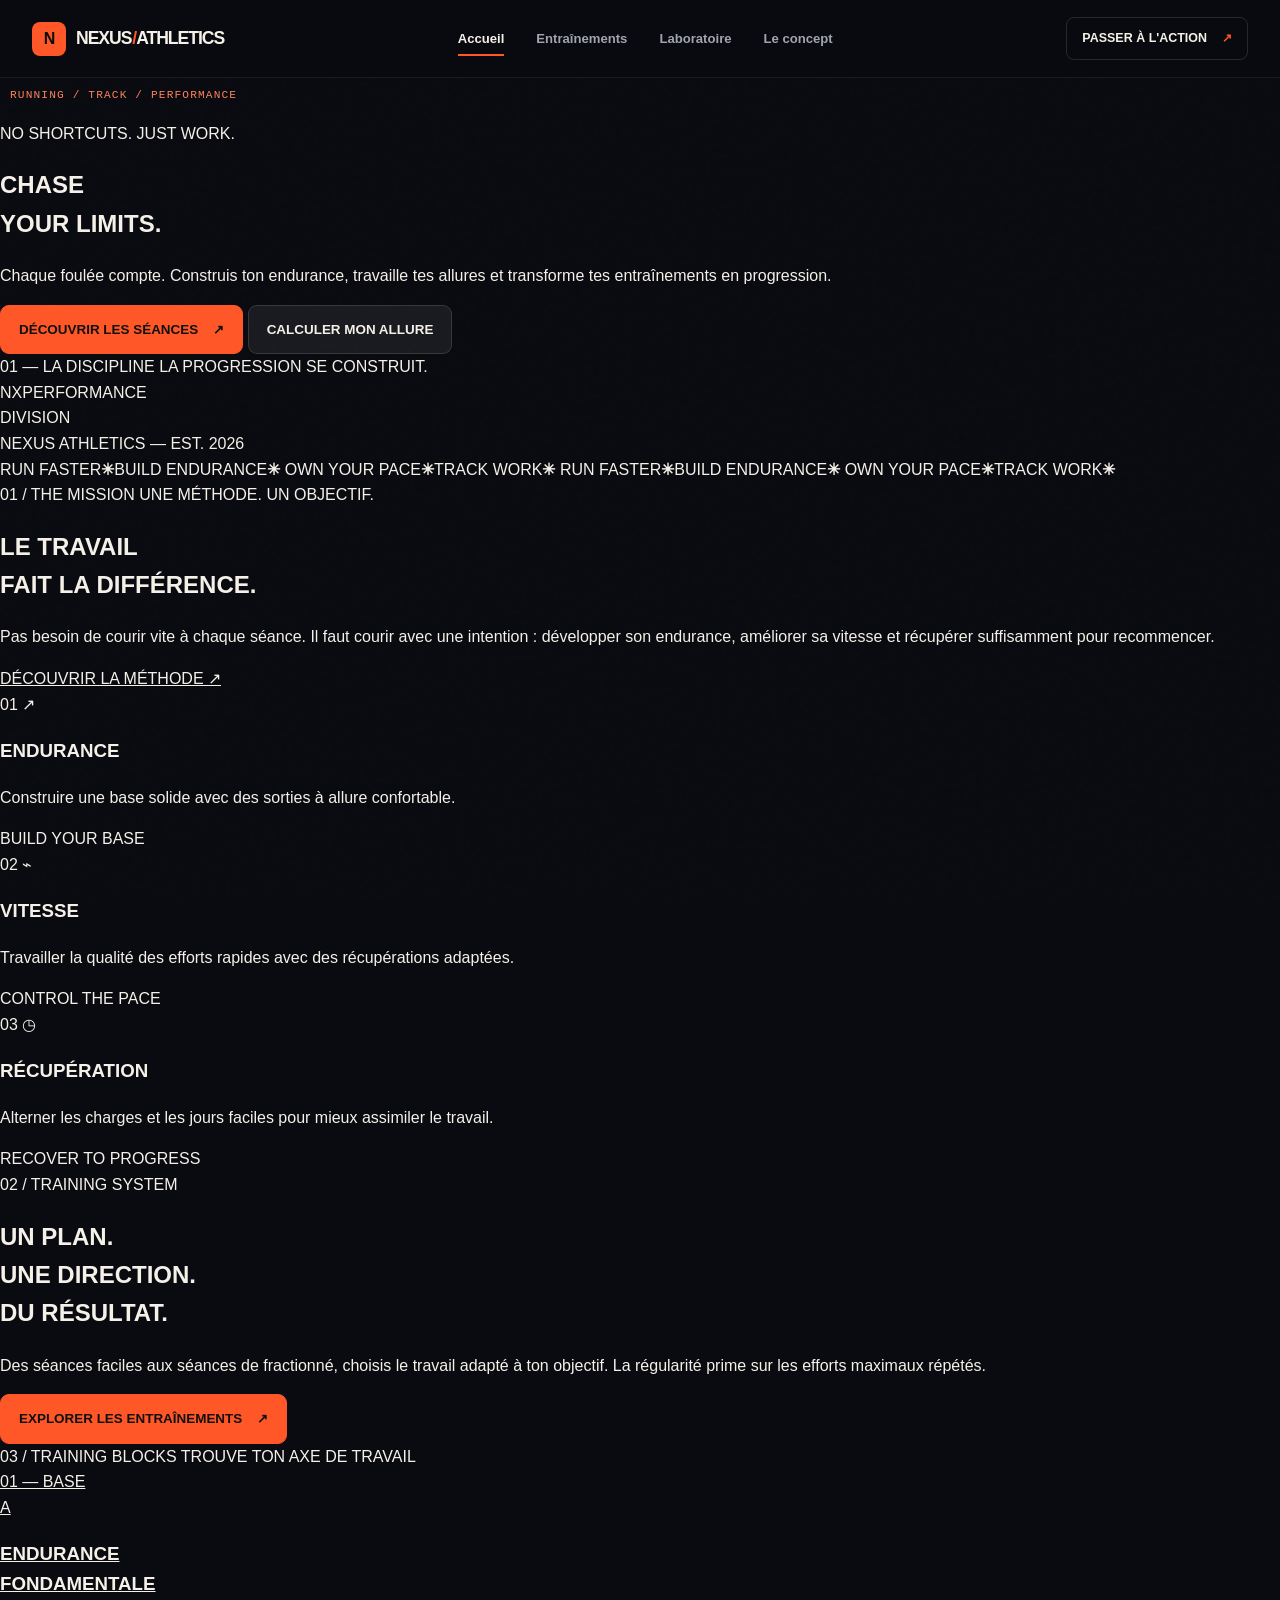
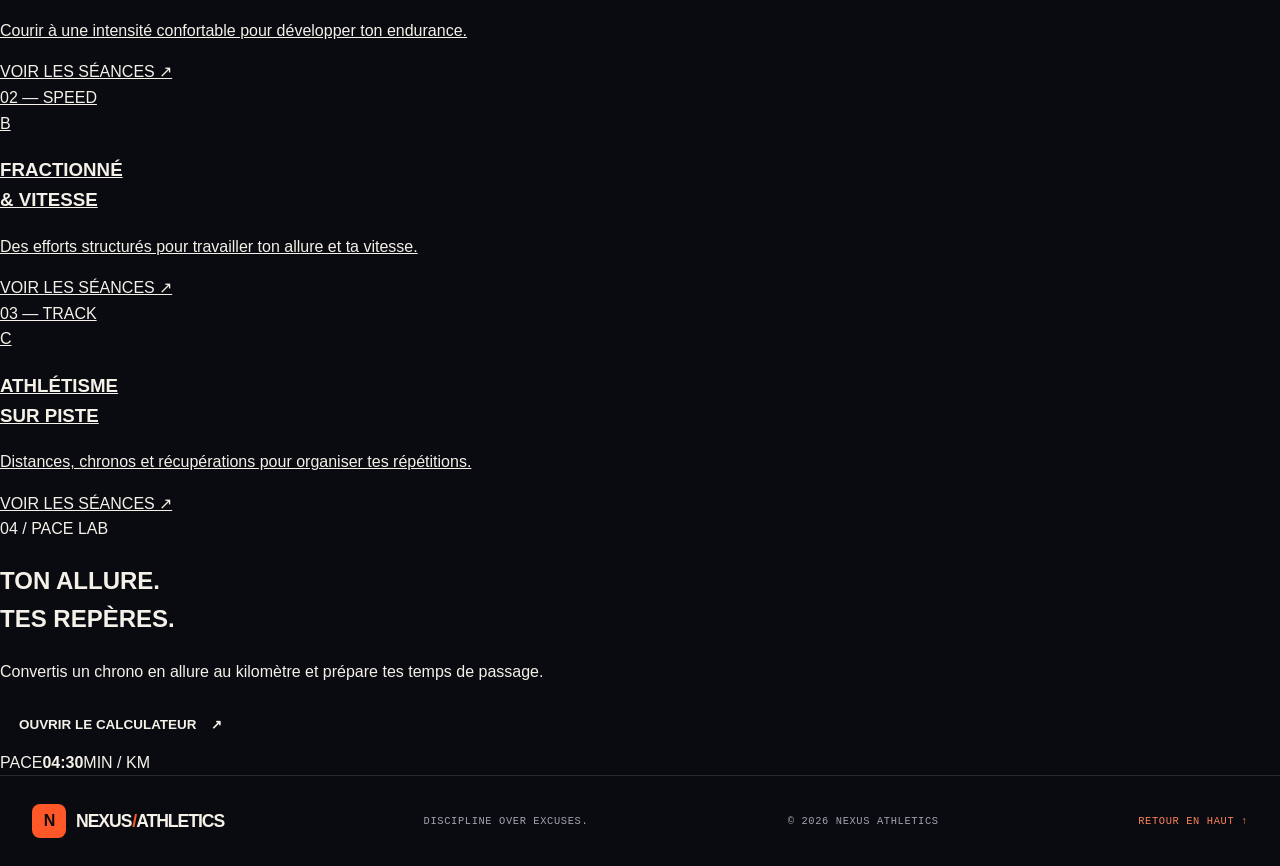
<file: index.html>
<!doctype html>
<html lang="fr">
<head>
  <meta charset="utf-8">
  <meta name="viewport" content="width=device-width, initial-scale=1">
  <meta name="theme-color" content="#101010">
  <meta name="description" content="NEXUS Athletics : entraînement, course à pied, athlétisme et progression.">
  <title>NEXUS ATHLETICS — Performance Lab</title>
  <link rel="stylesheet" href="styles.css">
  <script src="app.js" defer></script>
</head>
<body>
  <div class="noise" aria-hidden="true"></div>

  <header class="site-header" id="header">
    <a class="brand" href="index.html">
      <span class="brand-mark">N</span>
      <span>NEXUS<span class="brand-dot">/</span>ATHLETICS</span>
    </a>

    <button class="menu-toggle" id="menu-toggle"
      aria-label="Ouvrir le menu" aria-expanded="false">
      <span></span><span></span>
    </button>

    <nav class="nav" id="nav" aria-label="Navigation principale">
      <a class="nav-link active" href="index.html">Accueil</a>
      <a class="nav-link" href="systems.html">Entraînements</a>
      <a class="nav-link" href="laboratory.html">Laboratoire</a>
      <a class="nav-link" href="about.html">Le concept</a>
    </nav>

    <a class="header-cta" href="systems.html">PASSER À L'ACTION <span>↗</span></a>
  </header>

  <main>
    <section class="hero">
      <div class="hero-image" role="img" aria-label="Piste d'athlétisme dans un stade"></div>
      <div class="hero-shade"></div>
      <div class="hero-lines" aria-hidden="true"></div>

      <div class="hero-content reveal">
        <div class="eyebrow"><span class="live-dot"></span> RUNNING / TRACK / PERFORMANCE</div>
        <p class="hero-overline">NO SHORTCUTS. JUST WORK.</p>
        <h1>CHASE<br>YOUR <span>LIMITS.</span></h1>
        <p class="hero-copy">
          Chaque foulée compte. Construis ton endurance, travaille tes allures
          et transforme tes entraînements en progression.
        </p>
        <div class="hero-actions">
          <a class="button button-primary" href="systems.html">DÉCOUVRIR LES SÉANCES <span>↗</span></a>
          <a class="button button-ghost" href="laboratory.html">CALCULER MON ALLURE</a>
        </div>
        <div class="hero-meta">
          <span>01 — LA DISCIPLINE</span>
          <span>LA PROGRESSION SE CONSTRUIT.</span>
        </div>
      </div>

      <div class="hero-stamp" aria-hidden="true">
        <span>NX</span><span>PERFORMANCE<br>DIVISION</span>
      </div>
      <div class="vertical-label">NEXUS ATHLETICS — EST. 2026</div>
    </section>

    <section class="ticker" aria-label="Disciplines">
      <div class="ticker-track">
        <span>RUN FASTER</span><b>✳</b><span>BUILD ENDURANCE</span><b>✳</b>
        <span>OWN YOUR PACE</span><b>✳</b><span>TRACK WORK</span><b>✳</b>
        <span>RUN FASTER</span><b>✳</b><span>BUILD ENDURANCE</span><b>✳</b>
        <span>OWN YOUR PACE</span><b>✳</b><span>TRACK WORK</span><b>✳</b>
      </div>
    </section>

    <section class="section section-pad">
      <div class="section-top reveal">
        <span class="section-index">01 / THE MISSION</span>
        <span class="section-note">UNE MÉTHODE. UN OBJECTIF.</span>
      </div>

      <div class="mission-grid">
        <h2 class="section-title reveal">
          LE TRAVAIL<br>FAIT LA <span class="accent">DIFFÉRENCE.</span>
        </h2>
        <div class="mission-copy reveal">
          <p>
            Pas besoin de courir vite à chaque séance. Il faut courir avec
            une intention : développer son endurance, améliorer sa vitesse
            et récupérer suffisamment pour recommencer.
          </p>
          <a class="text-link" href="about.html">DÉCOUVRIR LA MÉTHODE <span>↗</span></a>
        </div>
      </div>

      <div class="principle-grid">
        <article class="principle-card reveal">
          <span class="card-number">01</span>
          <span class="card-symbol">↗</span>
          <h3>ENDURANCE</h3>
          <p>Construire une base solide avec des sorties à allure confortable.</p>
          <span class="card-footer">BUILD YOUR BASE</span>
        </article>
        <article class="principle-card reveal">
          <span class="card-number">02</span>
          <span class="card-symbol">⌁</span>
          <h3>VITESSE</h3>
          <p>Travailler la qualité des efforts rapides avec des récupérations adaptées.</p>
          <span class="card-footer">CONTROL THE PACE</span>
        </article>
        <article class="principle-card reveal">
          <span class="card-number">03</span>
          <span class="card-symbol">◷</span>
          <h3>RÉCUPÉRATION</h3>
          <p>Alterner les charges et les jours faciles pour mieux assimiler le travail.</p>
          <span class="card-footer">RECOVER TO PROGRESS</span>
        </article>
      </div>
    </section>

    <section class="feature-section">
      <div class="feature-photo" role="img" aria-label="Athlète en plein effort sur une piste"></div>
      <div class="feature-content reveal">
        <span class="section-index">02 / TRAINING SYSTEM</span>
        <h2>UN PLAN.<br>UNE DIRECTION.<br><span class="accent">DU RÉSULTAT.</span></h2>
        <p>
          Des séances faciles aux séances de fractionné, choisis le travail
          adapté à ton objectif. La régularité prime sur les efforts
          maximaux répétés.
        </p>
        <a class="button button-primary" href="systems.html">EXPLORER LES ENTRAÎNEMENTS <span>↗</span></a>
      </div>
    </section>

    <section class="section section-pad">
      <div class="section-top reveal">
        <span class="section-index">03 / TRAINING BLOCKS</span>
        <span class="section-note">TROUVE TON AXE DE TRAVAIL</span>
      </div>

      <div class="training-grid">
        <a class="training-card training-card-large reveal" href="systems.html#endurance">
          <span class="training-tag">01 — BASE</span>
          <div class="training-card-content">
            <span class="training-number">A</span>
            <h3>ENDURANCE<br>FONDAMENTALE</h3>
            <p>Courir à une intensité confortable pour développer ton endurance.</p>
            <span class="training-link">VOIR LES SÉANCES ↗</span>
          </div>
        </a>
        <a class="training-card training-speed reveal" href="systems.html#fractionne">
          <span class="training-tag">02 — SPEED</span>
          <div class="training-card-content">
            <span class="training-number">B</span>
            <h3>FRACTIONNÉ<br>& VITESSE</h3>
            <p>Des efforts structurés pour travailler ton allure et ta vitesse.</p>
            <span class="training-link">VOIR LES SÉANCES ↗</span>
          </div>
        </a>
        <a class="training-card training-track reveal" href="systems.html#piste">
          <span class="training-tag">03 — TRACK</span>
          <div class="training-card-content">
            <span class="training-number">C</span>
            <h3>ATHLÉTISME<br>SUR PISTE</h3>
            <p>Distances, chronos et récupérations pour organiser tes répétitions.</p>
            <span class="training-link">VOIR LES SÉANCES ↗</span>
          </div>
        </a>
      </div>
    </section>

    <section class="pace-banner">
      <div class="pace-banner-content reveal">
        <span class="section-index">04 / PACE LAB</span>
        <h2>TON ALLURE.<br><span class="accent">TES REPÈRES.</span></h2>
        <p>Convertis un chrono en allure au kilomètre et prépare tes temps de passage.</p>
        <a class="button button-light" href="laboratory.html">OUVRIR LE CALCULATEUR <span>↗</span></a>
      </div>
      <div class="pace-graphic" aria-hidden="true">
        <span>PACE</span><strong>04:30</strong><span>MIN / KM</span>
      </div>
    </section>
  </main>

  <footer class="site-footer">
    <a class="brand" href="index.html"><span class="brand-mark">N</span><span>NEXUS<span class="brand-dot">/</span>ATHLETICS</span></a>
    <span class="footer-note">DISCIPLINE OVER EXCUSES.</span>
    <span class="footer-copy">© 2026 NEXUS ATHLETICS</span>
    <a class="back-top" href="#header">RETOUR EN HAUT ↑</a>
  </footer>
</body>
</html>
</file>
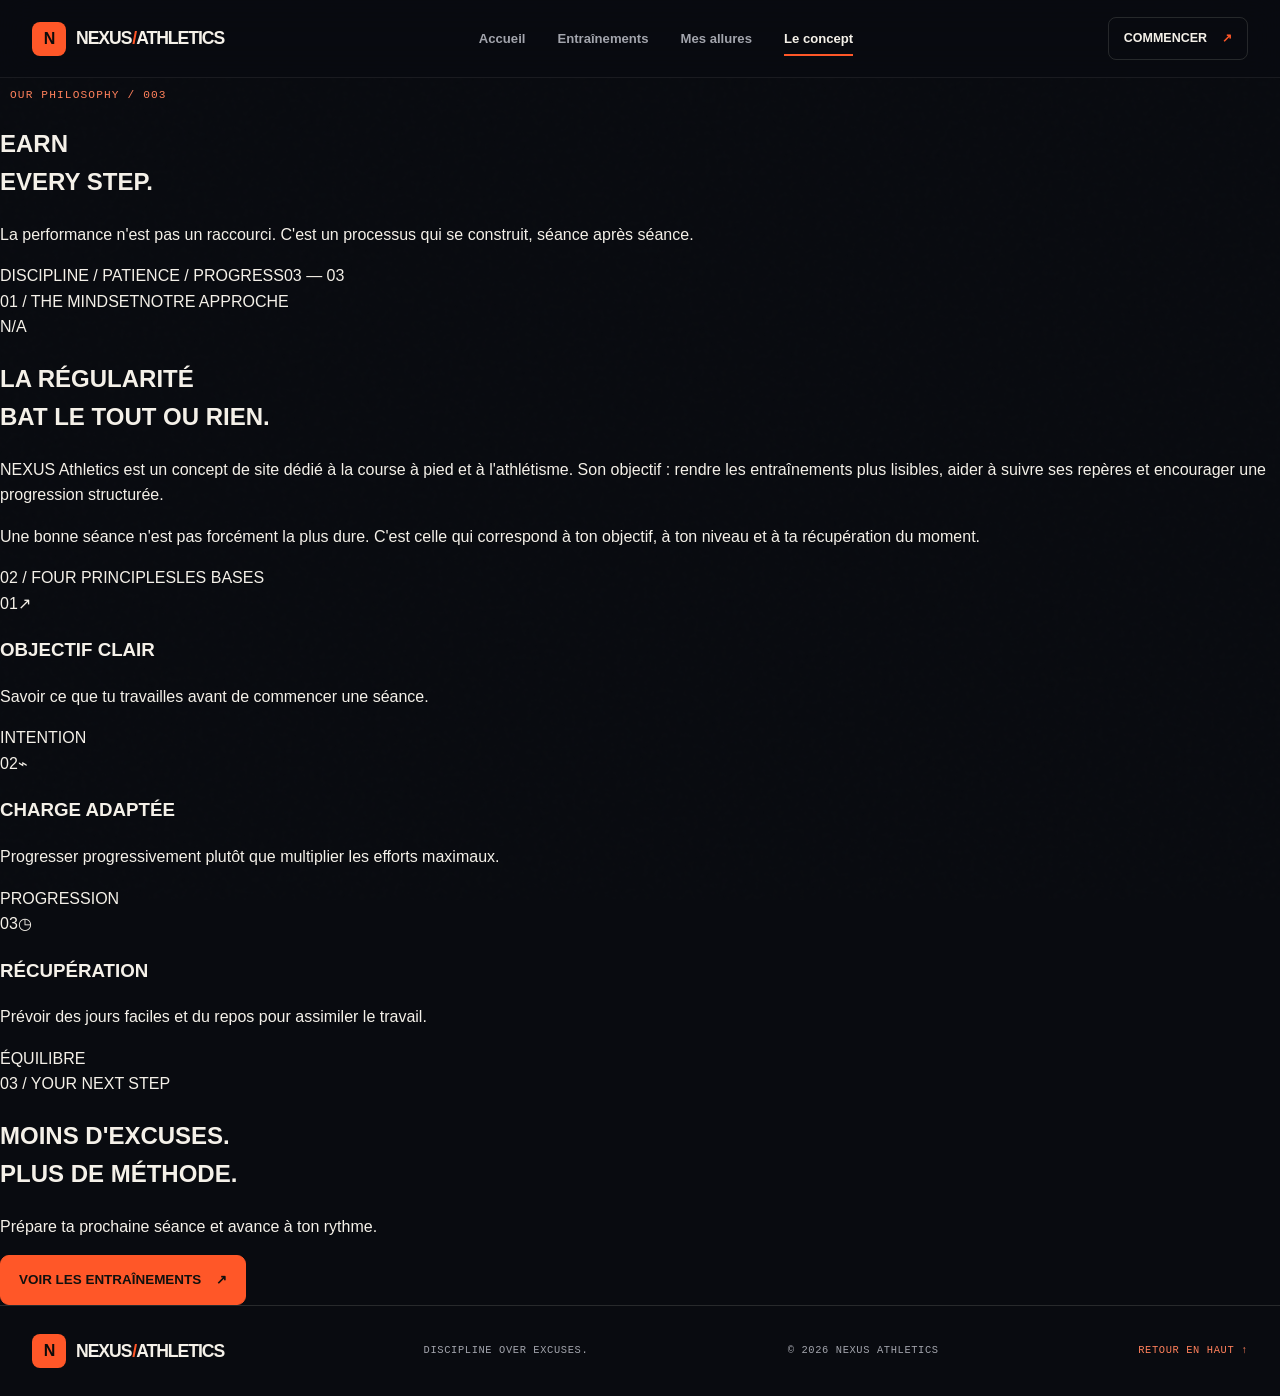
<file: about.html>
<!doctype html>
<html lang="fr">
<head>
  <meta charset="utf-8">
  <meta name="viewport" content="width=device-width, initial-scale=1">
  <meta name="theme-color" content="#101010">
  <meta name="description" content="Le concept NEXUS Athletics : discipline, entraînement et progression durable.">
  <title>Le concept — NEXUS Athletics</title>
  <link rel="stylesheet" href="styles.css">
  <script src="app.js" defer></script>
</head>
<body>
  <div class="noise" aria-hidden="true"></div>
  <header class="site-header" id="header">
    <a class="brand" href="index.html"><span class="brand-mark">N</span><span>NEXUS<span class="brand-dot">/</span>ATHLETICS</span></a>
    <button class="menu-toggle" id="menu-toggle" aria-label="Ouvrir le menu" aria-expanded="false"><span></span><span></span></button>
    <nav class="nav" id="nav" aria-label="Navigation principale">
      <a class="nav-link" href="index.html">Accueil</a>
      <a class="nav-link" href="systems.html">Entraînements</a>
      <a class="nav-link" href="laboratory.html">Mes allures</a>
      <a class="nav-link active" href="about.html">Le concept</a>
    </nav>
    <a class="header-cta" href="systems.html">COMMENCER <span>↗</span></a>
  </header>

  <main>
    <section class="page-hero">
      <div class="page-hero-bg"></div>
      <div class="eyebrow reveal"><span class="live-dot"></span> OUR PHILOSOPHY / 003</div>
      <h1 class="reveal">EARN<br><span>EVERY STEP.</span></h1>
      <p class="page-lead reveal">La performance n'est pas un raccourci. C'est un processus qui se construit, séance après séance.</p>
      <div class="page-hero-bottom"><span>DISCIPLINE / PATIENCE / PROGRESS</span><span>03 — 03</span></div>
    </section>

    <section class="section section-pad">
      <div class="section-top reveal"><span class="section-index">01 / THE MINDSET</span><span class="section-note">NOTRE APPROCHE</span></div>
      <div class="manifesto-grid">
        <span class="manifesto-number reveal">N<span>/</span>A</span>
        <div class="manifesto-copy reveal">
          <h2>LA RÉGULARITÉ<br>BAT LE <span class="accent">TOUT OU RIEN.</span></h2>
          <p>NEXUS Athletics est un concept de site dédié à la course à pied et à l'athlétisme. Son objectif : rendre les entraînements plus lisibles, aider à suivre ses repères et encourager une progression structurée.</p>
          <p>Une bonne séance n'est pas forcément la plus dure. C'est celle qui correspond à ton objectif, à ton niveau et à ta récupération du moment.</p>
        </div>
      </div>
    </section>

    <section class="weekly-section">
      <div class="section section-pad">
        <div class="section-top reveal"><span class="section-index">02 / FOUR PRINCIPLES</span><span class="section-note">LES BASES</span></div>
        <div class="principle-grid">
          <article class="principle-card reveal"><span class="card-number">01</span><span class="card-symbol">↗</span><h3>OBJECTIF CLAIR</h3><p>Savoir ce que tu travailles avant de commencer une séance.</p><span class="card-footer">INTENTION</span></article>
          <article class="principle-card reveal"><span class="card-number">02</span><span class="card-symbol">⌁</span><h3>CHARGE ADAPTÉE</h3><p>Progresser progressivement plutôt que multiplier les efforts maximaux.</p><span class="card-footer">PROGRESSION</span></article>
          <article class="principle-card reveal"><span class="card-number">03</span><span class="card-symbol">◷</span><h3>RÉCUPÉRATION</h3><p>Prévoir des jours faciles et du repos pour assimiler le travail.</p><span class="card-footer">ÉQUILIBRE</span></article>
        </div>
      </div>
    </section>

    <section class="final-cta">
      <span class="section-index">03 / YOUR NEXT STEP</span>
      <h2>MOINS D'EXCUSES.<br><span class="accent">PLUS DE MÉTHODE.</span></h2>
      <p>Prépare ta prochaine séance et avance à ton rythme.</p>
      <a class="button button-primary" href="systems.html">VOIR LES ENTRAÎNEMENTS <span>↗</span></a>
    </section>
  </main>

  <footer class="site-footer">
    <a class="brand" href="index.html"><span class="brand-mark">N</span><span>NEXUS<span class="brand-dot">/</span>ATHLETICS</span></a>
    <span class="footer-note">DISCIPLINE OVER EXCUSES.</span>
    <span class="footer-copy">© 2026 NEXUS ATHLETICS</span>
    <a class="back-top" href="#header">RETOUR EN HAUT ↑</a>
  </footer>
</body>
</html>
</file>
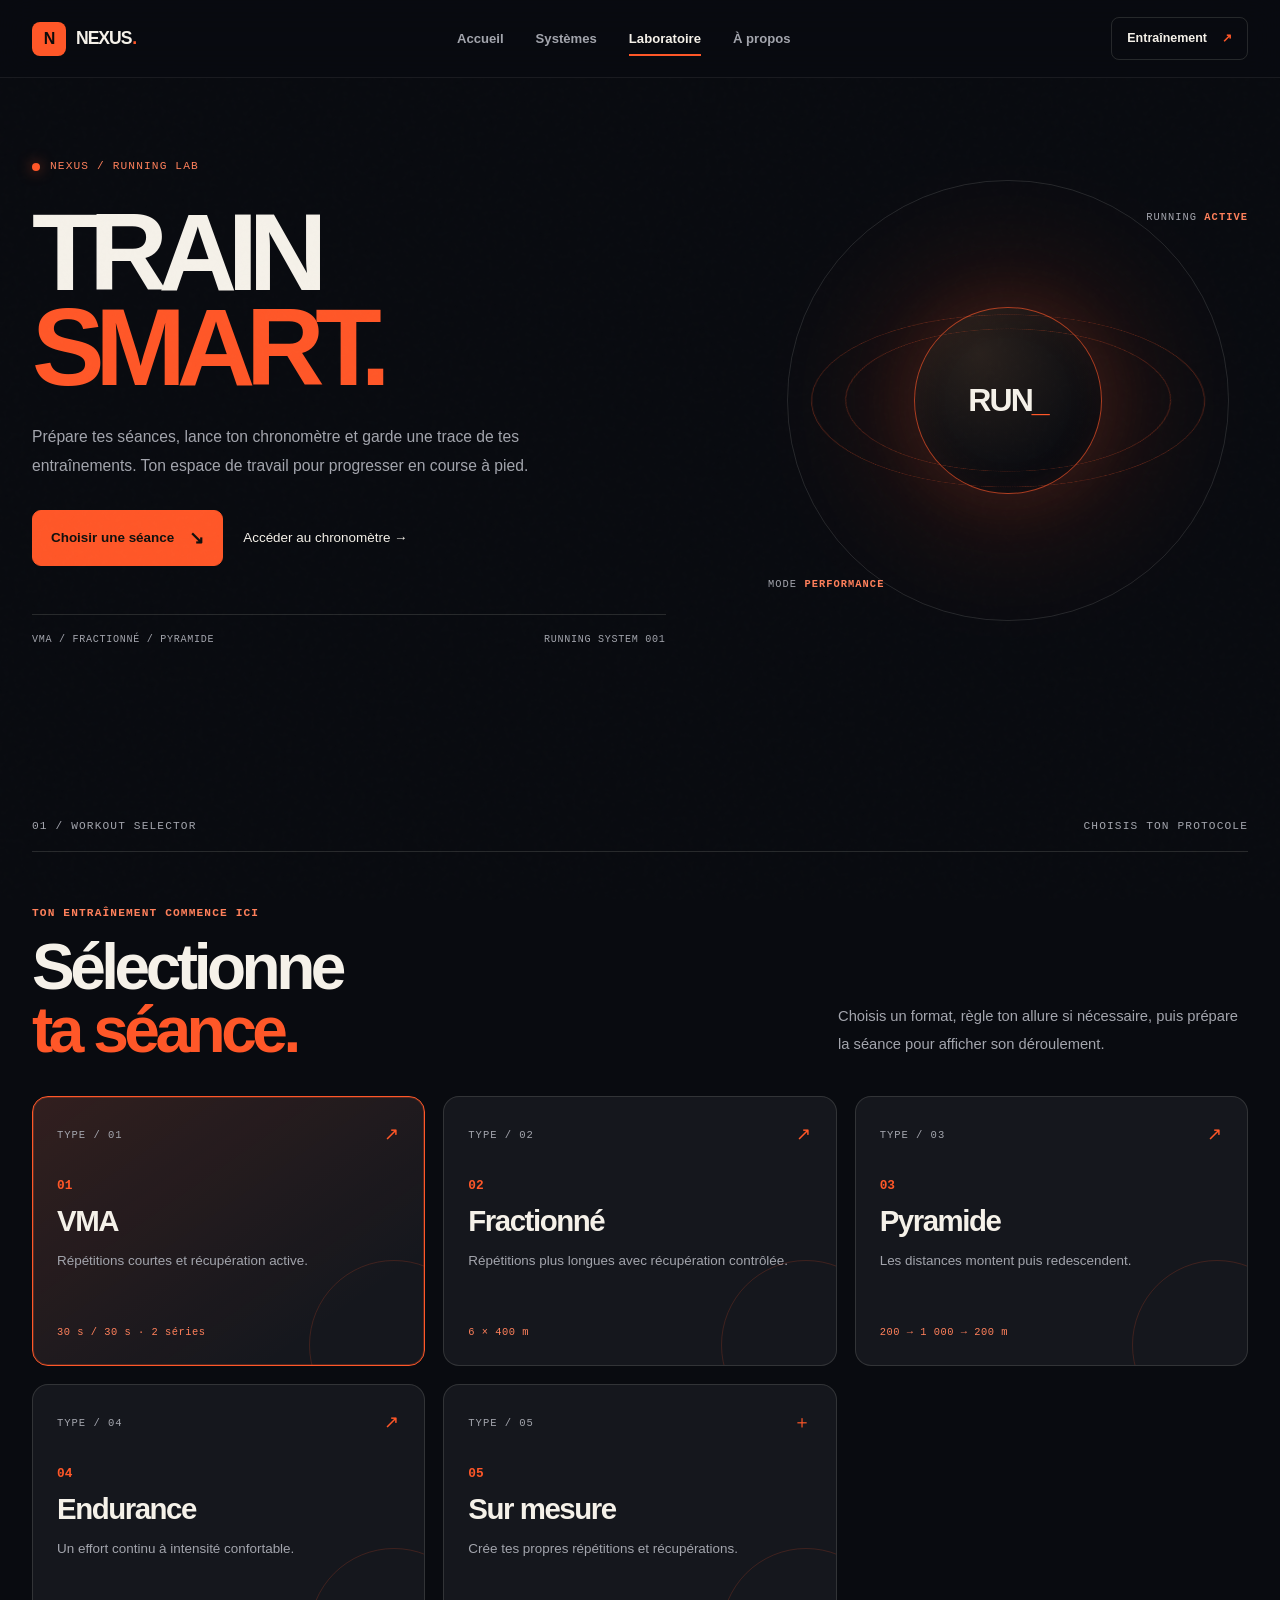
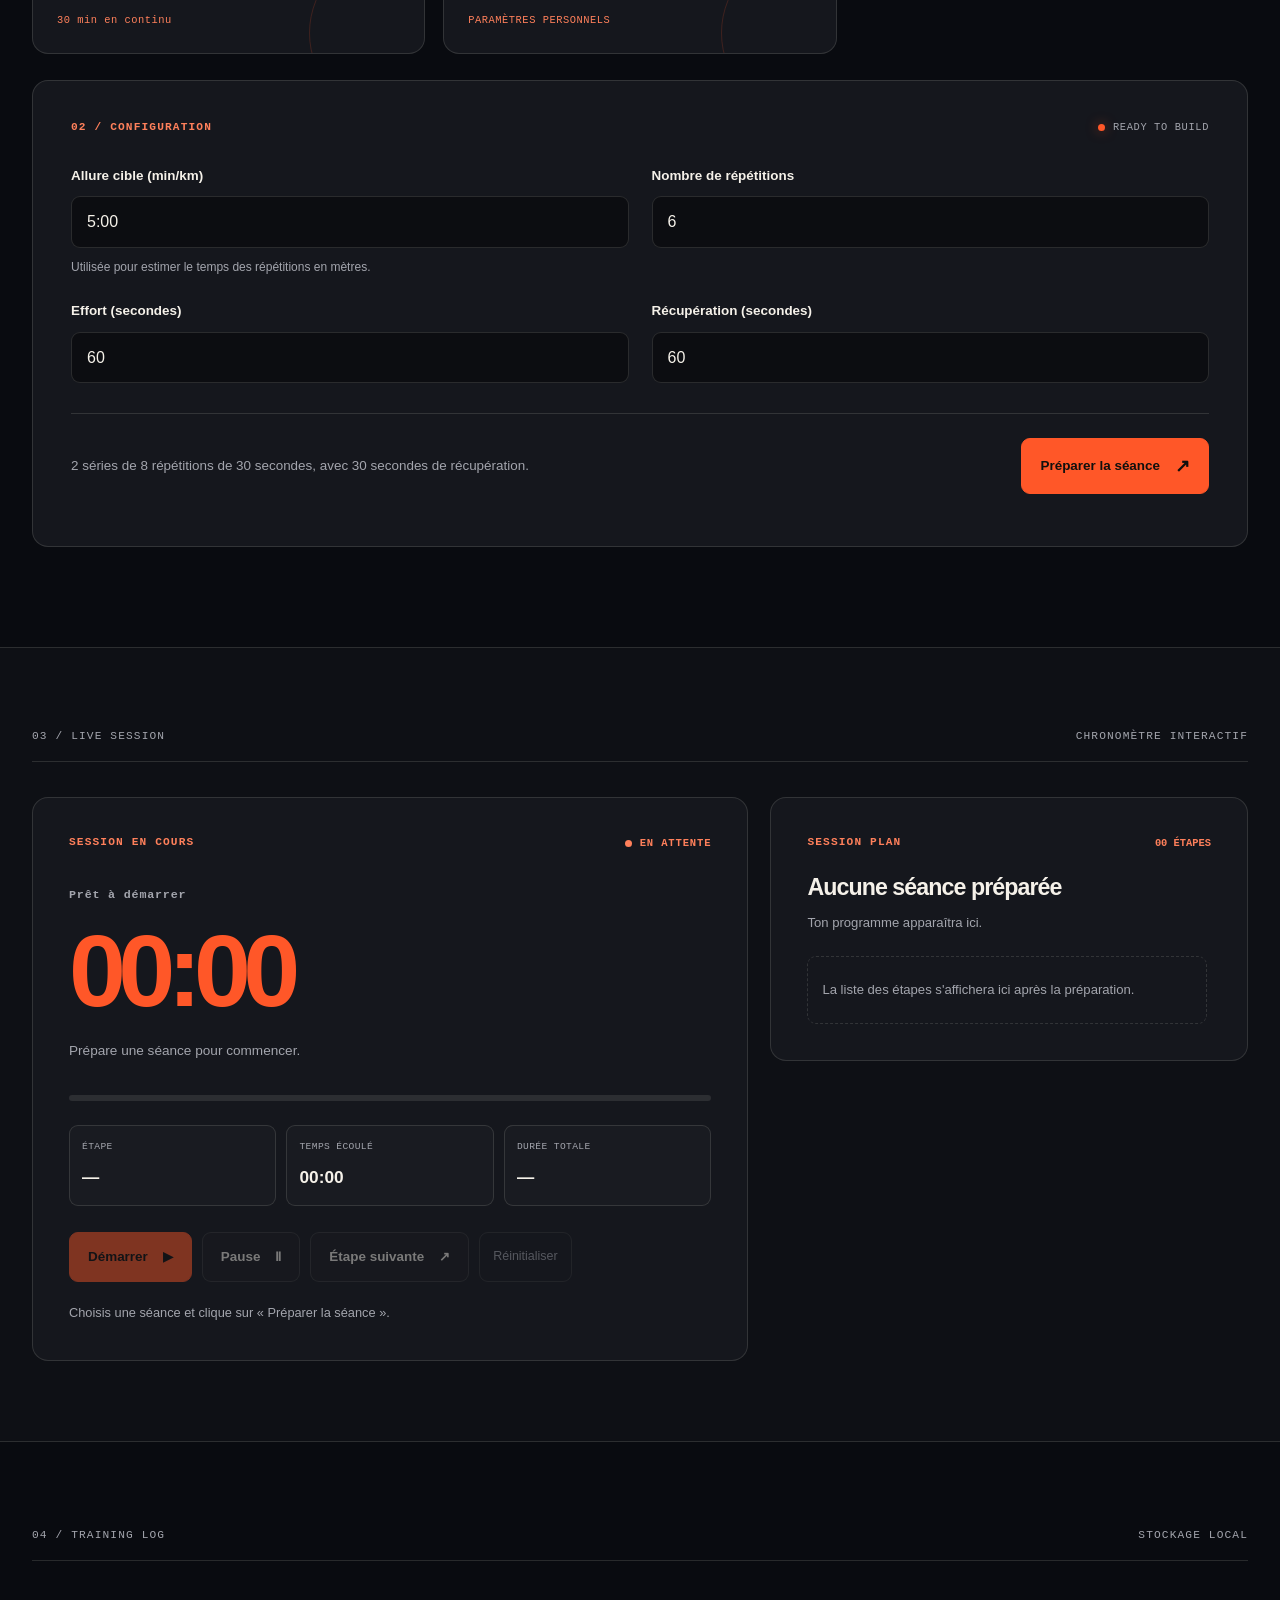
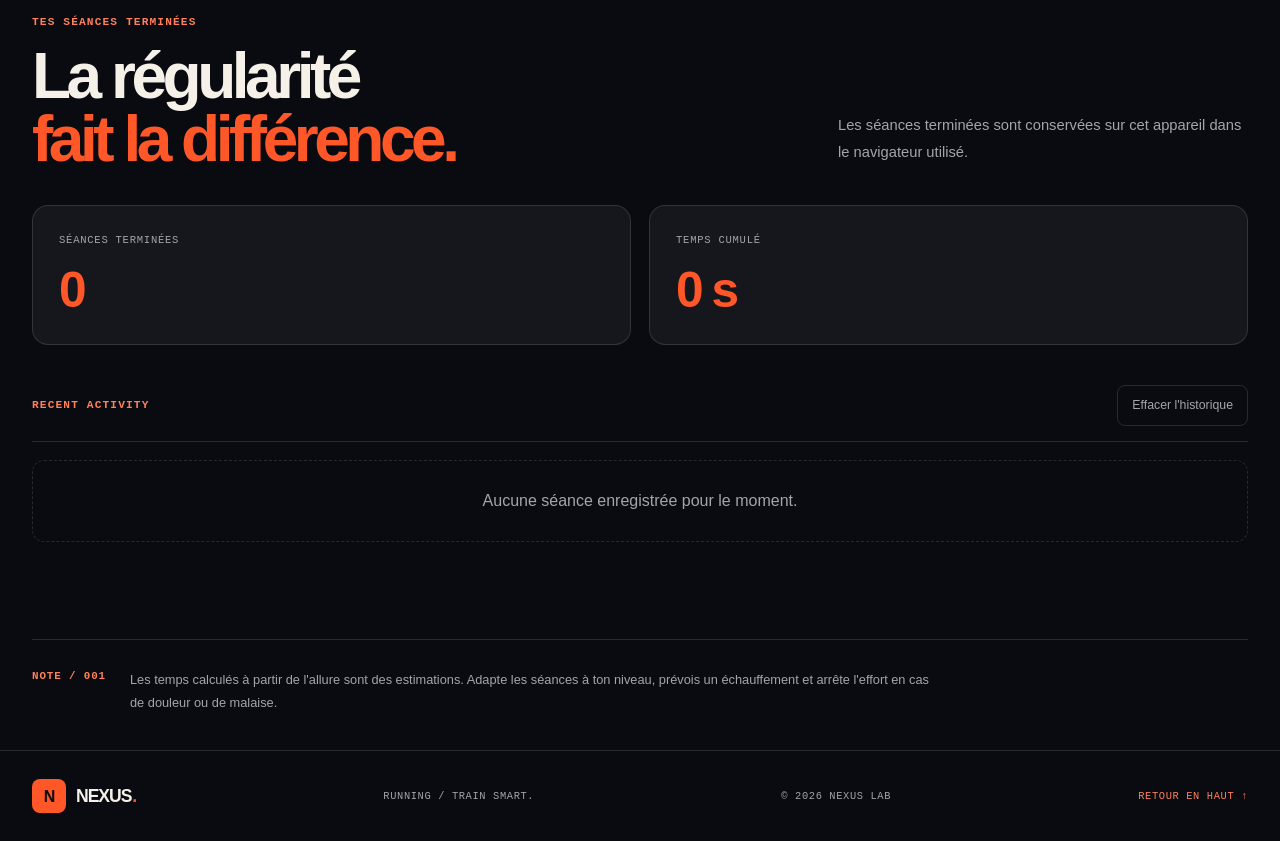
<file: laboratory.html>
<!doctype html>
<html lang="fr">
<head>
  <meta charset="utf-8">
  <meta name="viewport" content="width=device-width, initial-scale=1">
  <meta name="theme-color" content="#090b10">
  <meta name="description" content="NEXUS Running Lab : séances de course à pied, fractionné, VMA, pyramides et chronomètre interactif.">
  <title>Running Lab — NEXUS</title>
  <link rel="stylesheet" href="styles.css">
  <script src="app.js" defer></script>
</head>
<body>
  <div class="noise" aria-hidden="true"></div>

  <header class="site-header" id="header">
    <a class="brand" href="index.html" aria-label="NEXUS accueil">
      <span class="brand-mark">N</span>
      <span>NEXUS<span class="brand-dot">.</span></span>
    </a>

    <nav class="nav" aria-label="Navigation principale">
      <a class="nav-link" href="index.html">Accueil</a>
      <a class="nav-link" href="systems.html">Systèmes</a>
      <a class="nav-link active" href="laboratory.html">Laboratoire</a>
      <a class="nav-link" href="about.html">À propos</a>
    </nav>

    <a class="header-cta magnetic" href="#running-workouts">
      <span>Entraînement</span><span>↗</span>
    </a>

    <button class="menu-toggle" id="menu-toggle"
      aria-label="Ouvrir le menu" aria-expanded="false">
      <span></span><span></span>
    </button>
  </header>

  <main id="lab-app">

    <!-- INTRODUCTION -->
    <section class="hero section-shell lab-hero">
      <div class="hero-content">
        <div class="eyebrow reveal">
          <span class="status-dot"></span>
          NEXUS / RUNNING LAB
        </div>

        <h1 class="hero-title reveal">
          TRAIN<br>
          <span class="accent-word">SMART.</span>
        </h1>

        <p class="hero-copy reveal">
          Prépare tes séances, lance ton chronomètre et garde une trace
          de tes entraînements. Ton espace de travail pour progresser
          en course à pied.
        </p>

        <div class="hero-actions reveal">
          <a class="button button-primary magnetic" href="#running-workouts">
            <span>Choisir une séance</span>
            <span class="button-arrow">↘</span>
          </a>
          <a class="lab-secondary-link" href="#running-timer">
            Accéder au chronomètre →
          </a>
        </div>

        <div class="lab-hero-meta reveal">
          <span>VMA / FRACTIONNÉ / PYRAMIDE</span>
          <span>RUNNING SYSTEM 001</span>
        </div>
      </div>

      <div class="hero-visual lab-visual reveal" aria-hidden="true">
        <div class="orbit orbit-one"></div>
        <div class="orbit orbit-two"></div>
        <div class="orbit orbit-three"></div>
        <div class="core">
          <div class="core-inner">RUN<span>_</span></div>
        </div>
        <span class="visual-label label-top">RUNNING <b>ACTIVE</b></span>
        <span class="visual-label label-bottom">MODE <b>PERFORMANCE</b></span>
      </div>
    </section>

    <!-- CHOIX DE LA SÉANCE -->
    <section class="section-shell lab-section" id="running-workouts">
      <div class="section-kicker reveal">
        <span>01 / WORKOUT SELECTOR</span>
        <span>CHOISIS TON PROTOCOLE</span>
      </div>

      <div class="lab-heading-row reveal">
        <div>
          <p class="lab-overline">TON ENTRAÎNEMENT COMMENCE ICI</p>
          <h2 class="lab-title">Sélectionne<br><span>ta séance.</span></h2>
        </div>
        <p class="lab-intro">
          Choisis un format, règle ton allure si nécessaire,
          puis prépare la séance pour afficher son déroulement.
        </p>
      </div>

      <div class="workout-grid">
        <button class="workout-card is-selected" type="button"
          data-workout="vma" aria-pressed="true">
          <span class="workout-card-top">
            <span>TYPE / 01</span><span class="workout-symbol">↗</span>
          </span>
          <span class="workout-card-icon">01</span>
          <span class="workout-card-title">VMA</span>
          <span class="workout-card-description">
            Répétitions courtes et récupération active.
          </span>
          <span class="workout-card-footer">30 s / 30 s · 2 séries</span>
        </button>

        <button class="workout-card" type="button"
          data-workout="fractionne" aria-pressed="false">
          <span class="workout-card-top">
            <span>TYPE / 02</span><span class="workout-symbol">↗</span>
          </span>
          <span class="workout-card-icon">02</span>
          <span class="workout-card-title">Fractionné</span>
          <span class="workout-card-description">
            Répétitions plus longues avec récupération contrôlée.
          </span>
          <span class="workout-card-footer">6 × 400 m</span>
        </button>

        <button class="workout-card" type="button"
          data-workout="pyramide" aria-pressed="false">
          <span class="workout-card-top">
            <span>TYPE / 03</span><span class="workout-symbol">↗</span>
          </span>
          <span class="workout-card-icon">03</span>
          <span class="workout-card-title">Pyramide</span>
          <span class="workout-card-description">
            Les distances montent puis redescendent.
          </span>
          <span class="workout-card-footer">200 → 1 000 → 200 m</span>
        </button>

        <button class="workout-card" type="button"
          data-workout="endurance" aria-pressed="false">
          <span class="workout-card-top">
            <span>TYPE / 04</span><span class="workout-symbol">↗</span>
          </span>
          <span class="workout-card-icon">04</span>
          <span class="workout-card-title">Endurance</span>
          <span class="workout-card-description">
            Un effort continu à intensité confortable.
          </span>
          <span class="workout-card-footer">30 min en continu</span>
        </button>

        <button class="workout-card workout-card-custom" type="button"
          data-workout="custom" aria-pressed="false">
          <span class="workout-card-top">
            <span>TYPE / 05</span><span class="workout-symbol">＋</span>
          </span>
          <span class="workout-card-icon">05</span>
          <span class="workout-card-title">Sur mesure</span>
          <span class="workout-card-description">
            Crée tes propres répétitions et récupérations.
          </span>
          <span class="workout-card-footer">PARAMÈTRES PERSONNELS</span>
        </button>
      </div>

      <!-- PARAMÈTRES -->
      <div class="lab-config-panel reveal">
        <div class="lab-panel-heading">
          <span class="lab-overline">02 / CONFIGURATION</span>
          <span class="lab-live-label"><span></span> READY TO BUILD</span>
        </div>

        <div class="lab-config-grid">
          <div class="lab-field">
            <label for="target-pace">Allure cible (min/km)</label>
            <input id="target-pace" type="text" inputmode="numeric"
              value="5:00" placeholder="5:00" autocomplete="off">
            <small>Utilisée pour estimer le temps des répétitions en mètres.</small>
          </div>

          <div class="lab-field custom-field">
            <label for="custom-reps">Nombre de répétitions</label>
            <input id="custom-reps" type="number" min="1" max="30" value="6">
          </div>

          <div class="lab-field custom-field">
            <label for="custom-effort">Effort (secondes)</label>
            <input id="custom-effort" type="number" min="5" max="3600" value="60">
          </div>

          <div class="lab-field custom-field">
            <label for="custom-recovery">Récupération (secondes)</label>
            <input id="custom-recovery" type="number" min="0" max="1800" value="60">
          </div>
        </div>

        <div class="lab-config-actions">
          <p id="workout-description" aria-live="polite">
            2 séries de 8 répétitions de 30 secondes, avec 30 secondes de récupération.
          </p>
          <button class="button button-primary" id="prepare-workout" type="button">
            <span>Préparer la séance</span><span class="button-arrow">↗</span>
          </button>
        </div>
        <p class="lab-error" id="config-error" role="alert"></p>
      </div>
    </section>

    <!-- CHRONOMÈTRE -->
    <section class="lab-timer-section" id="running-timer">
      <div class="section-shell lab-timer-shell">
        <div class="section-kicker reveal">
          <span>03 / LIVE SESSION</span>
          <span>CHRONOMÈTRE INTERACTIF</span>
        </div>

        <div class="lab-timer-layout">
          <div class="timer-main reveal">
            <div class="timer-status-row">
              <span class="lab-overline">SESSION EN COURS</span>
              <span class="timer-status" id="timer-status">EN ATTENTE</span>
            </div>

            <p class="timer-phase-label" id="timer-phase">PRÊT À DÉMARRER</p>
            <div class="timer-clock" id="timer-clock" role="timer"
              aria-live="off">00:00</div>
            <p class="timer-subtitle" id="timer-subtitle">
              Prépare une séance pour commencer.
            </p>

            <div class="timer-progress-track">
              <div class="timer-progress-bar" id="timer-progress"></div>
            </div>

            <div class="timer-stats">
              <div>
                <span>ÉTAPE</span>
                <strong id="timer-step">— / —</strong>
              </div>
              <div>
                <span>TEMPS ÉCOULÉ</span>
                <strong id="timer-elapsed">00:00</strong>
              </div>
              <div>
                <span>DURÉE TOTALE</span>
                <strong id="timer-total">—</strong>
              </div>
            </div>

            <div class="timer-controls">
              <button class="button button-primary" id="timer-start" type="button">
                <span>Démarrer</span><span>▶</span>
              </button>
              <button class="button button-ghost" id="timer-pause" type="button" disabled>
                <span>Pause</span><span>Ⅱ</span>
              </button>
              <button class="button button-ghost" id="timer-next" type="button" disabled>
                <span>Étape suivante</span><span>↗</span>
              </button>
              <button class="timer-reset" id="timer-reset" type="button">
                Réinitialiser
              </button>
            </div>
            <p class="timer-notice" id="timer-notice" aria-live="polite">
              Choisis une séance et clique sur « Préparer la séance ».
            </p>
          </div>

          <aside class="timer-plan-panel reveal">
            <div class="lab-panel-heading">
              <span class="lab-overline">SESSION PLAN</span>
              <span id="plan-count">00 ÉTAPES</span>
            </div>
            <h3 id="plan-title">Aucune séance préparée</h3>
            <p id="plan-summary">Ton programme apparaîtra ici.</p>
            <div class="timer-plan-list" id="timer-plan-list">
              <p class="plan-empty">La liste des étapes s'affichera ici après la préparation.</p>
            </div>
          </aside>
        </div>
      </div>
    </section>

    <!-- HISTORIQUE -->
    <section class="section-shell lab-section lab-history-section" id="running-history">
      <div class="section-kicker reveal">
        <span>04 / TRAINING LOG</span>
        <span>STOCKAGE LOCAL</span>
      </div>

      <div class="lab-heading-row reveal">
        <div>
          <p class="lab-overline">TES SÉANCES TERMINÉES</p>
          <h2 class="lab-title">La régularité<br><span>fait la différence.</span></h2>
        </div>
        <p class="lab-intro">
          Les séances terminées sont conservées sur cet appareil
          dans le navigateur utilisé.
        </p>
      </div>

      <div class="history-stats">
        <div class="history-stat">
          <span>SÉANCES TERMINÉES</span>
          <strong id="history-count">0</strong>
        </div>
        <div class="history-stat">
          <span>TEMPS CUMULÉ</span>
          <strong id="history-duration">0 min</strong>
        </div>
      </div>

      <div class="history-toolbar">
        <span class="lab-overline">RECENT ACTIVITY</span>
        <button class="history-clear" id="history-clear" type="button">
          Effacer l'historique
        </button>
      </div>

      <div class="history-list" id="history-list" aria-live="polite">
        <p class="history-empty">Aucune séance terminée pour le moment.</p>
      </div>
      <p class="history-notice" id="history-notice" role="status"></p>
    </section>

    <section class="lab-disclaimer section-shell">
      <span>NOTE / 001</span>
      <p>
        Les temps calculés à partir de l'allure sont des estimations.
        Adapte les séances à ton niveau, prévois un échauffement et
        arrête l'effort en cas de douleur ou de malaise.
      </p>
    </section>
  </main>

  <footer class="site-footer">
    <a class="brand" href="index.html">
      <span class="brand-mark">N</span>
      <span>NEXUS<span class="brand-dot">.</span></span>
    </a>
    <span class="footer-note">RUNNING / TRAIN SMART.</span>
    <span class="footer-copy">© 2026 NEXUS LAB</span>
    <a href="#header" class="back-top">RETOUR EN HAUT ↑</a>
  </footer>
</body>
</html>
</file>
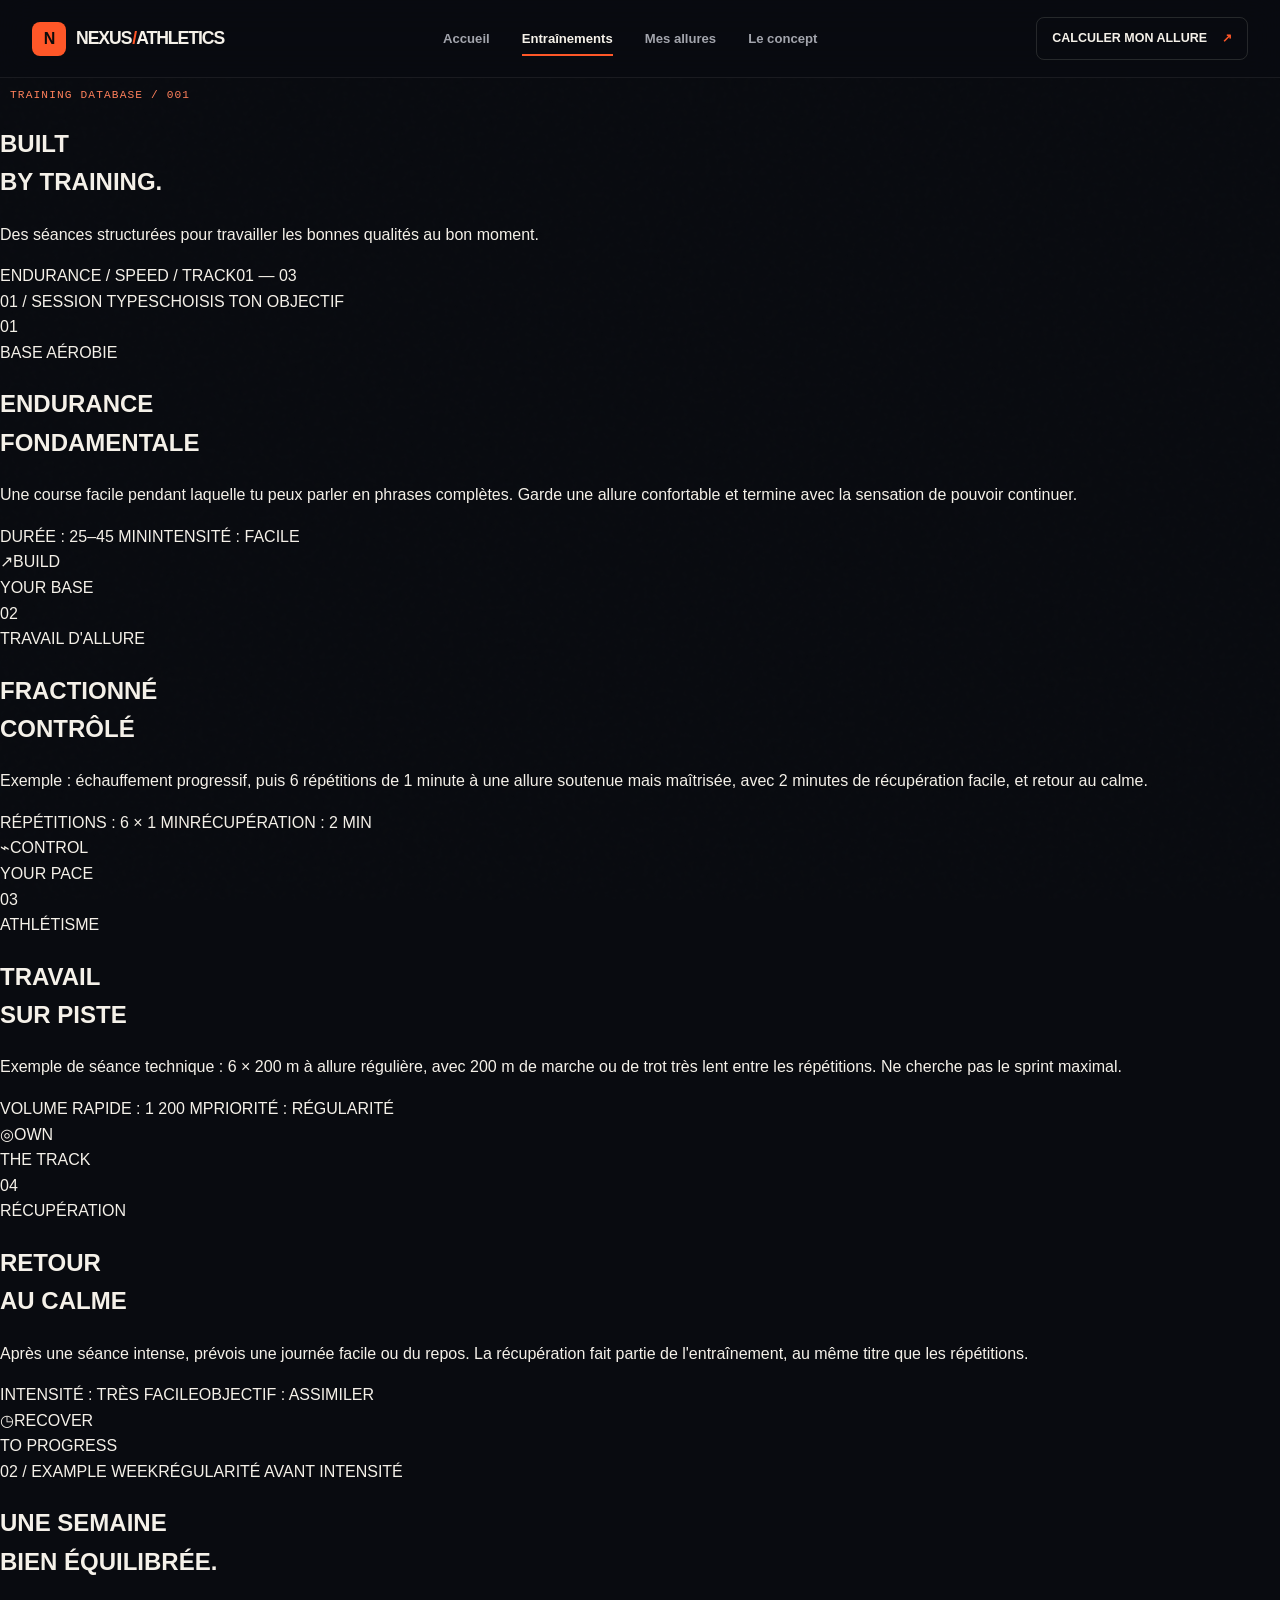
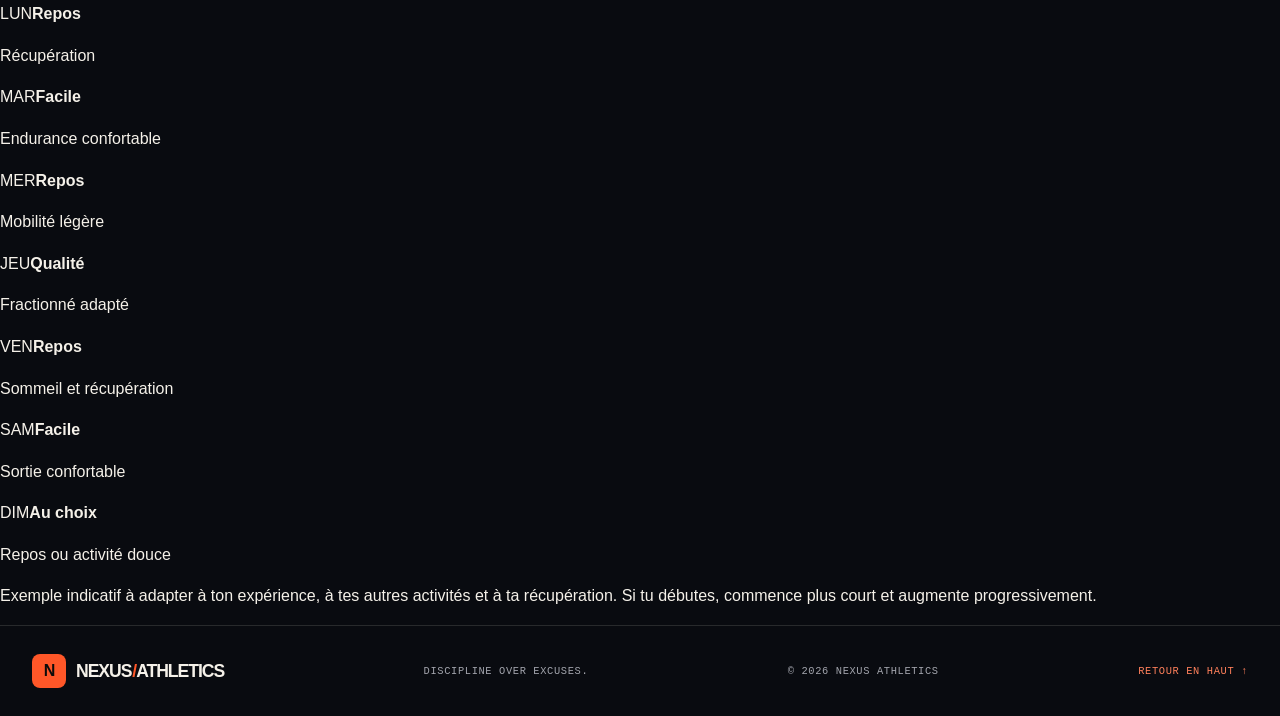
<file: systems.html>
<!doctype html>
<html lang="fr">
<head>
  <meta charset="utf-8">
  <meta name="viewport" content="width=device-width, initial-scale=1">
  <meta name="theme-color" content="#101010">
  <meta name="description" content="Séances de course à pied, endurance, fractionné et athlétisme sur piste.">
  <title>Entraînements — NEXUS Athletics</title>
  <link rel="stylesheet" href="styles.css">
  <script src="app.js" defer></script>
</head>
<body>
  <div class="noise" aria-hidden="true"></div>
  <header class="site-header" id="header">
    <a class="brand" href="index.html"><span class="brand-mark">N</span><span>NEXUS<span class="brand-dot">/</span>ATHLETICS</span></a>
    <button class="menu-toggle" id="menu-toggle" aria-label="Ouvrir le menu" aria-expanded="false"><span></span><span></span></button>
    <nav class="nav" id="nav" aria-label="Navigation principale">
      <a class="nav-link" href="index.html">Accueil</a>
      <a class="nav-link active" href="systems.html">Entraînements</a>
      <a class="nav-link" href="laboratory.html">Mes allures</a>
      <a class="nav-link" href="about.html">Le concept</a>
    </nav>
    <a class="header-cta" href="laboratory.html">CALCULER MON ALLURE <span>↗</span></a>
  </header>

  <main>
    <section class="page-hero">
      <div class="page-hero-bg"></div>
      <div class="eyebrow reveal"><span class="live-dot"></span> TRAINING DATABASE / 001</div>
      <h1 class="reveal">BUILT<br>BY <span>TRAINING.</span></h1>
      <p class="page-lead reveal">Des séances structurées pour travailler les bonnes qualités au bon moment.</p>
      <div class="page-hero-bottom"><span>ENDURANCE / SPEED / TRACK</span><span>01 — 03</span></div>
    </section>

    <section class="section section-pad">
      <div class="section-top reveal"><span class="section-index">01 / SESSION TYPES</span><span class="section-note">CHOISIS TON OBJECTIF</span></div>
      <div class="session-list">
        <article class="session-card reveal" id="endurance">
          <div class="session-id">01</div>
          <div class="session-main">
            <span class="session-category">BASE AÉROBIE</span>
            <h2>ENDURANCE<br>FONDAMENTALE</h2>
            <p>Une course facile pendant laquelle tu peux parler en phrases complètes. Garde une allure confortable et termine avec la sensation de pouvoir continuer.</p>
            <div class="session-details"><span>DURÉE : 25–45 MIN</span><span>INTENSITÉ : FACILE</span></div>
          </div>
          <div class="session-side"><span class="session-icon">↗</span><span>BUILD<br>YOUR BASE</span></div>
        </article>

        <article class="session-card reveal" id="fractionne">
          <div class="session-id">02</div>
          <div class="session-main">
            <span class="session-category">TRAVAIL D'ALLURE</span>
            <h2>FRACTIONNÉ<br>CONTRÔLÉ</h2>
            <p>Exemple : échauffement progressif, puis 6 répétitions de 1 minute à une allure soutenue mais maîtrisée, avec 2 minutes de récupération facile, et retour au calme.</p>
            <div class="session-details"><span>RÉPÉTITIONS : 6 × 1 MIN</span><span>RÉCUPÉRATION : 2 MIN</span></div>
          </div>
          <div class="session-side"><span class="session-icon">⌁</span><span>CONTROL<br>YOUR PACE</span></div>
        </article>

        <article class="session-card reveal" id="piste">
          <div class="session-id">03</div>
          <div class="session-main">
            <span class="session-category">ATHLÉTISME</span>
            <h2>TRAVAIL<br>SUR PISTE</h2>
            <p>Exemple de séance technique : 6 × 200 m à allure régulière, avec 200 m de marche ou de trot très lent entre les répétitions. Ne cherche pas le sprint maximal.</p>
            <div class="session-details"><span>VOLUME RAPIDE : 1 200 M</span><span>PRIORITÉ : RÉGULARITÉ</span></div>
          </div>
          <div class="session-side"><span class="session-icon">◎</span><span>OWN<br>THE TRACK</span></div>
        </article>

        <article class="session-card reveal">
          <div class="session-id">04</div>
          <div class="session-main">
            <span class="session-category">RÉCUPÉRATION</span>
            <h2>RETOUR<br>AU CALME</h2>
            <p>Après une séance intense, prévois une journée facile ou du repos. La récupération fait partie de l'entraînement, au même titre que les répétitions.</p>
            <div class="session-details"><span>INTENSITÉ : TRÈS FACILE</span><span>OBJECTIF : ASSIMILER</span></div>
          </div>
          <div class="session-side"><span class="session-icon">◷</span><span>RECOVER<br>TO PROGRESS</span></div>
        </article>
      </div>
    </section>

    <section class="weekly-section">
      <div class="section section-pad">
        <div class="section-top reveal"><span class="section-index">02 / EXAMPLE WEEK</span><span class="section-note">RÉGULARITÉ AVANT INTENSITÉ</span></div>
        <h2 class="section-title reveal">UNE SEMAINE<br><span class="accent">BIEN ÉQUILIBRÉE.</span></h2>
        <div class="week-grid">
          <article class="week-card"><span>LUN</span><strong>Repos</strong><p>Récupération</p></article>
          <article class="week-card"><span>MAR</span><strong>Facile</strong><p>Endurance confortable</p></article>
          <article class="week-card"><span>MER</span><strong>Repos</strong><p>Mobilité légère</p></article>
          <article class="week-card"><span>JEU</span><strong>Qualité</strong><p>Fractionné adapté</p></article>
          <article class="week-card"><span>VEN</span><strong>Repos</strong><p>Sommeil et récupération</p></article>
          <article class="week-card"><span>SAM</span><strong>Facile</strong><p>Sortie confortable</p></article>
          <article class="week-card"><span>DIM</span><strong>Au choix</strong><p>Repos ou activité douce</p></article>
        </div>
        <p class="disclaimer">Exemple indicatif à adapter à ton expérience, à tes autres activités et à ta récupération. Si tu débutes, commence plus court et augmente progressivement.</p>
      </div>
    </section>
  </main>

  <footer class="site-footer">
    <a class="brand" href="index.html"><span class="brand-mark">N</span><span>NEXUS<span class="brand-dot">/</span>ATHLETICS</span></a>
    <span class="footer-note">DISCIPLINE OVER EXCUSES.</span>
    <span class="footer-copy">© 2026 NEXUS ATHLETICS</span>
    <a class="back-top" href="#header">RETOUR EN HAUT ↑</a>
  </footer>
</body>
</html>
</file>
<file: styles.css>
/* =========================================================
   NEXUS — STYLES.CSS
   Direction artistique : noir / orange / crème
   Site principal + Running Lab
========================================================= */

/* 01 — VARIABLES ET BASE */

:root {
  --bg: #090b10;
  --bg-soft: #101116;
  --panel: #15171d;
  --panel-hover: #1d2027;
  --orange: #ff5728;
  --orange-light: #ff805b;
  --cyan: #52e6ff;
  --cream: #f5f1e9;
  --text: #f5f1e9;
  --muted: #a3a5ad;
  --border: rgba(245, 241, 233, 0.13);
  --border-orange: rgba(255, 87, 40, 0.4);
  --radius: 16px;
  --radius-small: 9px;
  --container: 1240px;
  --mono: "DM Mono", "Courier New", monospace;
  --font: "Manrope", Arial, sans-serif;
  --ease: 220ms ease;
}

*,
*::before,
*::after {
  box-sizing: border-box;
}

html {
  scroll-behavior: smooth;
  scroll-padding-top: 100px;
  background: var(--bg);
}

body {
  min-width: 320px;
  margin: 0;
  background: var(--bg);
  color: var(--text);
  font-family: var(--font);
  font-size: 16px;
  line-height: 1.6;
  -webkit-font-smoothing: antialiased;
  overflow-x: hidden;
}

body.menu-open {
  overflow: hidden;
}

img,
svg,
video {
  display: block;
  max-width: 100%;
}

button,
input,
textarea,
select {
  font: inherit;
}

button,
a {
  -webkit-tap-highlight-color: transparent;
}

a {
  color: inherit;
}

button:focus-visible,
a:focus-visible,
input:focus-visible {
  outline: 2px solid var(--orange-light);
  outline-offset: 4px;
}

::selection {
  background: var(--orange);
  color: #090909;
}

.noise {
  position: fixed;
  z-index: 50;
  inset: 0;
  pointer-events: none;
  opacity: 0.025;
  background-image: url("data:image/svg+xml,%3Csvg viewBox='0 0 180 180' xmlns='http://www.w3.org/2000/svg'%3E%3Cfilter id='n'%3E%3CfeTurbulence type='fractalNoise' baseFrequency='.9' numOctaves='3' stitchTiles='stitch'/%3E%3C/filter%3E%3Crect width='100%25' height='100%25' filter='url(%23n)' opacity='.5'/%3E%3C/svg%3E");
}

.section-shell {
  width: min(var(--container), calc(100% - 64px));
  margin-inline: auto;
}

.accent-word,
.brand-dot {
  color: var(--orange);
}

/* 02 — HEADER ET NAVIGATION */

.site-header {
  position: sticky;
  z-index: 100;
  top: 0;
  display: flex;
  min-height: 78px;
  align-items: center;
  justify-content: space-between;
  gap: 30px;
  padding: 0 max(32px, calc((100vw - var(--container)) / 2));
  border-bottom: 1px solid rgba(255, 255, 255, 0.07);
  background: rgba(9, 11, 16, 0.88);
  backdrop-filter: blur(18px);
  -webkit-backdrop-filter: blur(18px);
  transition: min-height var(--ease), border-color var(--ease);
}

.site-header.is-scrolled {
  min-height: 66px;
  border-bottom-color: var(--border);
}

.brand {
  display: inline-flex;
  flex-shrink: 0;
  align-items: center;
  gap: 10px;
  color: var(--cream);
  font-size: 1.1rem;
  font-weight: 900;
  letter-spacing: -0.06em;
  text-decoration: none;
}

.brand-mark {
  display: grid;
  width: 34px;
  height: 34px;
  place-items: center;
  border-radius: 8px;
  background: var(--orange);
  color: #0b0b0a;
  font-size: 1rem;
  font-weight: 900;
}

.brand-dot {
  margin-left: 1px;
}

.nav {
  display: flex;
  align-items: center;
  justify-content: center;
  gap: clamp(16px, 2.5vw, 34px);
}

.nav-link {
  position: relative;
  padding: 9px 0;
  color: var(--muted);
  font-size: 0.82rem;
  font-weight: 650;
  text-decoration: none;
  transition: color var(--ease);
}

.nav-link::after {
  position: absolute;
  right: 0;
  bottom: 2px;
  left: 0;
  height: 2px;
  background: var(--orange);
  content: "";
  transform: scaleX(0);
  transform-origin: left;
  transition: transform var(--ease);
}

.nav-link:hover,
.nav-link.active {
  color: var(--cream);
}

.nav-link:hover::after,
.nav-link.active::after {
  transform: scaleX(1);
}

.header-cta {
  display: inline-flex;
  flex-shrink: 0;
  align-items: center;
  gap: 15px;
  padding: 11px 15px;
  border: 1px solid var(--border);
  border-radius: 8px;
  color: var(--cream);
  font-size: 0.78rem;
  font-weight: 750;
  text-decoration: none;
  transition: border-color var(--ease), background var(--ease);
}

.header-cta span:last-child {
  color: var(--orange);
}

.header-cta:hover {
  border-color: var(--orange);
  background: rgba(255, 87, 40, 0.07);
}

.menu-toggle {
  display: none;
  width: 42px;
  height: 42px;
  flex-shrink: 0;
  align-items: center;
  justify-content: center;
  flex-direction: column;
  gap: 6px;
  border: 1px solid var(--border);
  border-radius: 9px;
  background: transparent;
  cursor: pointer;
}

.menu-toggle span {
  width: 18px;
  height: 2px;
  background: var(--cream);
  transition: transform var(--ease);
}

.menu-toggle.is-active span:first-child {
  transform: translateY(4px) rotate(45deg);
}

.menu-toggle.is-active span:last-child {
  transform: translateY(-4px) rotate(-45deg);
}

/* 03 — ÉLÉMENTS COMMUNS */

.eyebrow,
.lab-overline,
.section-kicker {
  font-family: var(--mono);
  font-size: 0.7rem;
  letter-spacing: 0.1em;
}

.eyebrow {
  display: inline-flex;
  align-items: center;
  gap: 10px;
  color: var(--orange-light);
}

.status-dot {
  width: 8px;
  height: 8px;
  border-radius: 50%;
  background: var(--orange);
  box-shadow: 0 0 14px rgba(255, 87, 40, 0.6);
}

.button {
  display: inline-flex;
  min-height: 48px;
  align-items: center;
  justify-content: center;
  gap: 15px;
  padding: 13px 18px;
  border: 1px solid transparent;
  border-radius: var(--radius-small);
  font-size: 0.84rem;
  font-weight: 800;
  text-decoration: none;
  cursor: pointer;
  transition: transform var(--ease),
              background var(--ease),
              border-color var(--ease),
              color var(--ease);
}

.button-primary {
  border-color: var(--orange);
  background: var(--orange);
  color: #10100e;
}

.button-primary:hover:not(:disabled) {
  transform: translateY(-2px);
  border-color: var(--orange-light);
  background: var(--orange-light);
}

.button-arrow {
  font-size: 1.1rem;
}

.button-ghost {
  border-color: var(--border);
  background: #1a1b20;
  color: var(--cream);
}

.button-ghost:hover:not(:disabled) {
  border-color: var(--orange);
  color: var(--orange-light);
}

button:disabled {
  opacity: 0.45;
  cursor: not-allowed;
}

.lab-overline {
  color: var(--orange-light);
  font-weight: 700;
}

.section-kicker {
  display: flex;
  flex-wrap: wrap;
  align-items: center;
  justify-content: space-between;
  gap: 12px;
  padding-bottom: 15px;
  border-bottom: 1px solid var(--border);
  color: var(--muted);
}

/* 04 — HERO DU LABORATOIRE */

#lab-app {
  --lab-orange: var(--orange);
  --lab-text: var(--cream);
  --lab-muted: var(--muted);
  min-width: 0;
  color: var(--cream);
}

#lab-app *,
#lab-app *::before,
#lab-app *::after {
  box-sizing: border-box;
}

#lab-app .section-shell {
  width: min(var(--container), calc(100% - 64px));
  margin-inline: auto;
}

#lab-app .lab-hero {
  display: grid;
  grid-template-columns: minmax(0, 1.1fr) minmax(280px, 0.9fr);
  align-items: center;
  gap: clamp(30px, 5vw, 75px);
  min-height: 630px;
  padding-top: 75px;
  padding-bottom: 85px;
}

#lab-app .hero-content {
  min-width: 0;
}

#lab-app .hero-title {
  margin: 26px 0;
  font-size: clamp(4.2rem, 8.5vw, 7.5rem);
  font-weight: 900;
  line-height: 0.88;
  letter-spacing: -0.085em;
}

#lab-app .hero-copy {
  max-width: 520px;
  color: var(--muted);
  font-size: 0.98rem;
  line-height: 1.85;
}

#lab-app .hero-actions {
  display: flex;
  flex-wrap: wrap;
  align-items: center;
  gap: 20px;
  margin-top: 30px;
}

#lab-app .lab-secondary-link {
  color: var(--cream);
  font-size: 0.84rem;
  text-decoration: none;
  transition: color var(--ease);
}

#lab-app .lab-secondary-link:hover {
  color: var(--orange-light);
}

#lab-app .lab-hero-meta {
  display: flex;
  flex-wrap: wrap;
  justify-content: space-between;
  gap: 12px;
  margin-top: 48px;
  padding-top: 17px;
  border-top: 1px solid var(--border);
  color: var(--muted);
  font-family: var(--mono);
  font-size: 0.63rem;
  letter-spacing: 0.07em;
}

#lab-app .lab-visual {
  position: relative;
  display: grid;
  width: 100%;
  max-width: 480px;
  aspect-ratio: 1;
  place-items: center;
  justify-self: end;
  isolation: isolate;
}

#lab-app .lab-visual::before {
  position: absolute;
  z-index: -1;
  width: 55%;
  aspect-ratio: 1;
  border-radius: 50%;
  background: var(--orange);
  content: "";
  opacity: 0.14;
  filter: blur(65px);
}

#lab-app .orbit {
  position: absolute;
  width: 82%;
  aspect-ratio: 1;
  border: 1px solid rgba(255, 87, 40, 0.3);
  border-radius: 50%;
}

#lab-app .orbit-one {
  transform: rotateX(64deg) rotate(-25deg);
}

#lab-app .orbit-two {
  width: 68%;
  transform: rotateX(64deg) rotate(35deg);
}

#lab-app .orbit-three {
  width: 92%;
  border-color: rgba(245, 241, 233, 0.12);
}

#lab-app .core {
  display: grid;
  width: 39%;
  aspect-ratio: 1;
  place-items: center;
  border: 1px solid rgba(255, 87, 40, 0.65);
  border-radius: 50%;
  background: radial-gradient(circle at 35% 25%, #29211d, #090b10 72%);
  box-shadow: 0 0 70px rgba(255, 87, 40, 0.13),
              inset 0 0 35px rgba(255, 87, 40, 0.08);
}

#lab-app .core-inner {
  font-size: clamp(1.2rem, 3vw, 2rem);
  font-weight: 900;
  letter-spacing: -0.06em;
}

#lab-app .core-inner span {
  color: var(--orange);
}

#lab-app .visual-label {
  position: absolute;
  color: var(--muted);
  font-family: var(--mono);
  font-size: 0.65rem;
  letter-spacing: 0.1em;
}

#lab-app .visual-label b {
  color: var(--orange-light);
}

#lab-app .label-top {
  top: 10%;
  right: 0;
}

#lab-app .label-bottom {
  bottom: 10%;
  left: 0;
}

/* 05 — SECTIONS ET TITRES DU LAB */

#lab-app .lab-section {
  padding-top: 85px;
  padding-bottom: 85px;
}

#lab-app .lab-heading-row {
  display: flex;
  align-items: flex-end;
  justify-content: space-between;
  gap: 36px;
  margin: 42px 0 34px;
}

#lab-app .lab-title {
  margin: 13px 0 0;
  font-size: clamp(2.7rem, 5vw, 4.7rem);
  font-weight: 850;
  line-height: 0.98;
  letter-spacing: -0.07em;
}

#lab-app .lab-title span {
  color: var(--orange);
}

#lab-app .lab-intro {
  max-width: 410px;
  margin: 0 0 4px;
  color: var(--muted);
  font-size: 0.92rem;
  line-height: 1.85;
}

/* 06 — CARTES DES SÉANCES */

#lab-app .workout-grid {
  display: grid;
  grid-template-columns: repeat(3, minmax(0, 1fr));
  align-items: stretch;
  gap: 18px;
}

#lab-app .workout-card {
  position: relative;
  display: flex;
  min-width: 0;
  min-height: 270px;
  flex-direction: column;
  align-items: flex-start;
  overflow: hidden;
  padding: 24px;
  border: 1px solid var(--border);
  border-radius: var(--radius);
  background: var(--panel);
  color: var(--cream);
  text-align: left;
  cursor: pointer;
  transition: transform var(--ease),
              border-color var(--ease),
              background var(--ease),
              box-shadow var(--ease);
}

#lab-app .workout-card::after {
  position: absolute;
  right: -55px;
  bottom: -65px;
  width: 170px;
  height: 170px;
  border: 1px solid rgba(255, 87, 40, 0.18);
  border-radius: 50%;
  content: "";
  pointer-events: none;
  transition: transform 350ms ease;
}

#lab-app .workout-card:hover {
  transform: translateY(-5px);
  border-color: rgba(255, 87, 40, 0.65);
  background: var(--panel-hover);
  box-shadow: 0 15px 35px rgba(0, 0, 0, 0.16);
}

#lab-app .workout-card:hover::after {
  transform: scale(1.2);
}

#lab-app .workout-card.is-selected,
#lab-app .workout-card[aria-pressed="true"] {
  border-color: var(--orange);
  background: linear-gradient(145deg, rgba(255, 87, 40, 0.12), transparent 80%),
              var(--panel);
  box-shadow: inset 0 0 0 1px rgba(255, 87, 40, 0.25);
}

#lab-app .workout-card-top {
  display: flex;
  width: 100%;
  align-items: center;
  justify-content: space-between;
  gap: 12px;
  color: var(--muted);
  font-family: var(--mono);
  font-size: 0.66rem;
  letter-spacing: 0.09em;
}

#lab-app .workout-symbol {
  color: var(--orange);
  font-size: 1.15rem;
}

#lab-app .workout-card-icon {
  margin-top: 26px;
  color: var(--orange);
  font-family: var(--mono);
  font-size: 0.8rem;
  font-weight: 700;
}

#lab-app .workout-card-title {
  margin-top: 6px;
  font-size: clamp(1.5rem, 2.3vw, 2rem);
  font-weight: 850;
  line-height: 1.25;
  letter-spacing: -0.05em;
}

#lab-app .workout-card-description {
  margin-top: 10px;
  color: var(--muted);
  font-size: 0.84rem;
  line-height: 1.7;
}

#lab-app .workout-card-footer {
  margin-top: auto;
  padding-top: 22px;
  color: var(--orange-light);
  font-family: var(--mono);
  font-size: 0.65rem;
  letter-spacing: 0.05em;
}

#lab-app .workout-card:focus-visible {
  outline: 2px solid var(--orange-light);
  outline-offset: 4px;
}

/* 07 — CONFIGURATION DE LA SÉANCE */

#lab-app .lab-config-panel {
  margin-top: 26px;
  padding: clamp(22px, 3.5vw, 38px);
  border: 1px solid var(--border);
  border-radius: var(--radius);
  background: var(--panel);
}

#lab-app .lab-panel-heading {
  display: flex;
  align-items: center;
  justify-content: space-between;
  flex-wrap: wrap;
  gap: 12px;
  margin-bottom: 28px;
}

#lab-app .lab-live-label {
  display: inline-flex;
  align-items: center;
  gap: 8px;
  color: var(--muted);
  font-family: var(--mono);
  font-size: 0.65rem;
  letter-spacing: 0.06em;
}

#lab-app .lab-live-label > span {
  width: 7px;
  height: 7px;
  border-radius: 50%;
  background: var(--orange);
  box-shadow: 0 0 12px rgba(255, 87, 40, 0.5);
}

#lab-app .lab-config-grid {
  display: grid;
  grid-template-columns: repeat(2, minmax(0, 1fr));
  gap: 23px;
}

#lab-app .lab-field {
  display: flex;
  min-width: 0;
  flex-direction: column;
  align-items: stretch;
  gap: 10px;
}

#lab-app .lab-field label {
  color: var(--cream);
  font-size: 0.84rem;
  font-weight: 750;
}

#lab-app .lab-field input {
  width: 100%;
  min-width: 0;
  min-height: 49px;
  padding: 12px 15px;
  border: 1px solid var(--border);
  border-radius: var(--radius-small);
  outline: none;
  background: #0c0d11;
  color: var(--cream);
  transition: border-color var(--ease), box-shadow var(--ease);
}

#lab-app .lab-field input:focus {
  border-color: var(--orange);
  box-shadow: 0 0 0 3px rgba(255, 87, 40, 0.12);
}

#lab-app .lab-field input::placeholder {
  color: #777983;
}

#lab-app .lab-field small {
  color: var(--muted);
  font-size: 0.75rem;
  line-height: 1.6;
}

#lab-app .lab-config-actions {
  display: flex;
  align-items: center;
  justify-content: space-between;
  gap: 25px;
  margin-top: 30px;
  padding-top: 24px;
  border-top: 1px solid var(--border);
}

#lab-app #workout-description {
  max-width: 580px;
  margin: 0;
  color: var(--muted);
  font-size: 0.84rem;
  line-height: 1.75;
}

#lab-app #prepare-workout {
  flex-shrink: 0;
}

#lab-app .lab-error {
  margin: 14px 0 0;
  color: #ff997d;
  font-size: 0.84rem;
  line-height: 1.65;
}

/* 08 — CHRONOMÈTRE */

#lab-app .lab-timer-section {
  margin-top: 15px;
  padding: 80px 0;
  border-top: 1px solid var(--border);
  border-bottom: 1px solid var(--border);
  background: #0e1015;
}

#lab-app .lab-timer-shell {
  width: min(var(--container), calc(100% - 64px));
}

#lab-app .lab-timer-layout {
  display: grid;
  grid-template-columns: minmax(0, 1.2fr) minmax(300px, 0.8fr);
  align-items: start;
  gap: 22px;
  margin-top: 35px;
}

#lab-app .timer-main,
#lab-app .timer-plan-panel {
  min-width: 0;
  padding: clamp(22px, 3vw, 36px);
  border: 1px solid var(--border);
  border-radius: var(--radius);
  background: var(--panel);
}

#lab-app .timer-status-row {
  display: flex;
  align-items: center;
  justify-content: space-between;
  flex-wrap: wrap;
  gap: 12px;
}

#lab-app .timer-status {
  display: inline-flex;
  align-items: center;
  gap: 8px;
  color: var(--orange-light);
  font-family: var(--mono);
  font-size: 0.66rem;
  font-weight: 700;
  letter-spacing: 0.08em;
}

#lab-app .timer-status::before {
  width: 7px;
  height: 7px;
  border-radius: 50%;
  background: currentColor;
  content: "";
}

#lab-app .timer-phase-label {
  margin: 34px 0 0;
  color: var(--muted);
  font-family: var(--mono);
  font-size: 0.73rem;
  font-weight: 700;
  letter-spacing: 0.07em;
  overflow-wrap: anywhere;
}

#lab-app .timer-clock {
  margin: 12px 0 15px;
  color: var(--orange);
  font-size: clamp(4rem, 8vw, 7rem);
  font-weight: 900;
  line-height: 1.05;
  letter-spacing: -0.075em;
  font-variant-numeric: tabular-nums;
  white-space: nowrap;
}

#lab-app .timer-subtitle {
  min-height: 26px;
  margin: 0;
  color: var(--muted);
  font-size: 0.85rem;
  line-height: 1.7;
}

#lab-app .timer-progress-track {
  height: 6px;
  margin-top: 30px;
  overflow: hidden;
  border-radius: 999px;
  background: rgba(245, 241, 233, 0.1);
}

#lab-app .timer-progress-bar {
  width: 0;
  height: 100%;
  border-radius: inherit;
  background: linear-gradient(90deg, var(--orange), var(--orange-light));
  transition: width 180ms linear;
}

#lab-app .timer-stats {
  display: grid;
  grid-template-columns: repeat(3, minmax(0, 1fr));
  gap: 10px;
  margin-top: 24px;
}

#lab-app .timer-stats > div {
  min-width: 0;
  padding: 14px 12px;
  border: 1px solid var(--border);
  border-radius: 9px;
  background: rgba(255, 255, 255, 0.02);
}

#lab-app .timer-stats > div > span {
  display: block;
  color: var(--muted);
  font-family: var(--mono);
  font-size: 0.6rem;
  line-height: 1.5;
  letter-spacing: 0.04em;
}

#lab-app .timer-stats strong {
  display: block;
  margin-top: 9px;
  font-size: clamp(0.9rem, 1.5vw, 1.08rem);
  font-variant-numeric: tabular-nums;
  overflow-wrap: anywhere;
}

#lab-app .timer-controls {
  display: flex;
  flex-wrap: wrap;
  gap: 10px;
  margin-top: 26px;
}

#lab-app .timer-reset {
  padding: 11px 13px;
  border: 1px solid var(--border);
  border-radius: var(--radius-small);
  background: transparent;
  color: var(--muted);
  font-size: 0.78rem;
  cursor: pointer;
  transition: border-color var(--ease), color var(--ease);
}

#lab-app .timer-reset:hover:not(:disabled) {
  border-color: var(--orange);
  color: var(--orange-light);
}

#lab-app .timer-notice {
  margin: 20px 0 0;
  color: var(--muted);
  font-size: 0.8rem;
  line-height: 1.75;
  overflow-wrap: anywhere;
}

/* 09 — PLAN D'ENTRAÎNEMENT */

#lab-app .timer-plan-panel .lab-panel-heading {
  margin-bottom: 20px;
}

#lab-app #plan-count {
  color: var(--orange-light);
  font-family: var(--mono);
  font-size: 0.65rem;
  font-weight: 700;
}

#lab-app #plan-title {
  margin: 0;
  font-size: 1.45rem;
  line-height: 1.3;
  letter-spacing: -0.04em;
  overflow-wrap: anywhere;
}

#lab-app #plan-summary {
  margin: 10px 0 22px;
  color: var(--muted);
  font-size: 0.82rem;
  line-height: 1.65;
}

#lab-app .timer-plan-list {
  display: flex;
  max-height: 440px;
  flex-direction: column;
  gap: 8px;
  overflow-y: auto;
  padding: 0 4px 0 0;
  scrollbar-width: thin;
  scrollbar-color: var(--orange) transparent;
}

#lab-app .timer-plan-list::-webkit-scrollbar {
  width: 5px;
}

#lab-app .timer-plan-list::-webkit-scrollbar-thumb {
  border-radius: 999px;
  background: var(--orange);
}

#lab-app .timer-plan-list .timer-plan-item {
  display: flex;
  min-width: 0;
  align-items: center;
  justify-content: space-between;
  gap: 12px;
  padding: 13px;
  border: 1px solid transparent;
  border-radius: 9px;
  background: #1b1d23;
}

#lab-app .timer-plan-list .timer-plan-item.is-current {
  border-color: rgba(255, 87, 40, 0.55);
  background: rgba(255, 87, 40, 0.09);
}

#lab-app .timer-plan-list .timer-plan-item.is-complete {
  opacity: 0.55;
}

#lab-app .timer-plan-name {
  min-width: 0;
  font-size: 0.8rem;
  line-height: 1.5;
  overflow-wrap: anywhere;
}

#lab-app .timer-plan-duration {
  flex-shrink: 0;
  color: var(--orange-light);
  font-family: var(--mono);
  font-size: 0.73rem;
  font-weight: 700;
  font-variant-numeric: tabular-nums;
}

#lab-app .plan-empty {
  margin: 0;
  padding: 22px 14px;
  border: 1px dashed var(--border);
  border-radius: 9px;
  color: var(--muted);
  font-size: 0.82rem;
  line-height: 1.7;
}

/* 10 — HISTORIQUE */

#lab-app .history-stats {
  display: grid;
  grid-template-columns: repeat(2, minmax(0, 1fr));
  gap: 18px;
  margin-top: 32px;
}

#lab-app .history-stat {
  display: flex;
  min-width: 0;
  min-height: 140px;
  flex-direction: column;
  justify-content: center;
  gap: 14px;
  padding: 26px;
  border: 1px solid var(--border);
  border-radius: var(--radius);
  background: var(--panel);
}

#lab-app .history-stat > span {
  color: var(--muted);
  font-family: var(--mono);
  font-size: 0.66rem;
  letter-spacing: 0.07em;
}

#lab-app .history-stat > strong {
  color: var(--orange);
  font-size: clamp(2rem, 4vw, 3.1rem);
  line-height: 1.1;
  letter-spacing: -0.06em;
  overflow-wrap: anywhere;
}

#lab-app .history-toolbar {
  display: flex;
  align-items: center;
  justify-content: space-between;
  flex-wrap: wrap;
  gap: 16px;
  margin: 40px 0 18px;
  padding-bottom: 15px;
  border-bottom: 1px solid var(--border);
}

#lab-app .history-clear {
  padding: 10px 14px;
  border: 1px solid var(--border);
  border-radius: 8px;
  background: transparent;
  color: var(--muted);
  font-size: 0.77rem;
  cursor: pointer;
  transition: border-color var(--ease), color var(--ease);
}

#lab-app .history-clear:hover {
  border-color: var(--orange);
  color: var(--orange-light);
}

#lab-app .history-list {
  display: flex;
  flex-direction: column;
  gap: 10px;
}

#lab-app .history-list .history-item {
  display: flex;
  align-items: center;
  justify-content: space-between;
  gap: 18px;
  padding: 18px 20px;
  border: 1px solid var(--border);
  border-radius: 11px;
  background: var(--panel);
  transition: border-color var(--ease), transform var(--ease);
}

#lab-app .history-list .history-item:hover {
  transform: translateX(3px);
  border-color: var(--border-orange);
}

#lab-app .history-item-info {
  display: flex;
  min-width: 0;
  flex-direction: column;
  gap: 6px;
}

#lab-app .history-item-info strong {
  font-size: 0.9rem;
  overflow-wrap: anywhere;
}

#lab-app .history-item-info span {
  color: var(--muted);
  font-size: 0.75rem;
}

#lab-app .history-item-duration {
  flex-shrink: 0;
  color: var(--orange-light);
  font-family: var(--mono);
  font-size: 0.8rem;
  font-weight: 700;
}

#lab-app .history-empty {
  margin: 0;
  padding: 26px;
  border: 1px dashed var(--border);
  border-radius: 12px;
  color: var(--muted);
  text-align: center;
  line-height: 1.7;
}

#lab-app .history-notice {
  margin-top: 12px;
  color: var(--muted);
  font-size: 0.8rem;
}

/* 11 — NOTE DE FIN */

#lab-app .lab-disclaimer {
  display: grid;
  grid-template-columns: auto minmax(0, 1fr);
  gap: 24px;
  padding-top: 28px;
  padding-bottom: 36px;
  border-top: 1px solid var(--border);
}

#lab-app .lab-disclaimer > span {
  color: var(--orange-light);
  font-family: var(--mono);
  font-size: 0.68rem;
  font-weight: 700;
  letter-spacing: 0.08em;
}

#lab-app .lab-disclaimer p {
  max-width: 800px;
  margin: 0;
  color: var(--muted);
  font-size: 0.8rem;
  line-height: 1.8;
}

/* 12 — FOOTER */

.site-footer {
  display: flex;
  align-items: center;
  justify-content: space-between;
  flex-wrap: wrap;
  gap: 22px;
  padding: 28px max(32px, calc((100vw - var(--container)) / 2));
  border-top: 1px solid var(--border);
  background: var(--bg);
}

.footer-note,
.footer-copy,
.back-top {
  color: var(--muted);
  font-family: var(--mono);
  font-size: 0.65rem;
  letter-spacing: 0.06em;
}

.back-top {
  color: var(--orange-light);
  text-decoration: none;
}

.back-top:hover {
  color: var(--cream);
}

/* 13 — ANIMATIONS */

@keyframes nexus-fade-up {
  from {
    opacity: 0;
    transform: translateY(18px);
  }
  to {
    opacity: 1;
    transform: translateY(0);
  }
}

@keyframes nexus-orbit {
  from {
    transform: rotate(0deg);
  }
  to {
    transform: rotate(360deg);
  }
}

#lab-app .lab-visual .orbit-one {
  animation: nexus-orbit 28s linear infinite;
}

#lab-app .lab-visual .orbit-two {
  animation: nexus-orbit 36s linear infinite reverse;
}

.js-ready #lab-app .reveal {
  opacity: 0;
  transform: translateY(16px);
  transition: opacity 550ms ease, transform 550ms ease;
}

.js-ready #lab-app .reveal.is-visible {
  opacity: 1;
  transform: translateY(0);
}

/* 14 — TABLETTES */

@media (max-width: 1000px) {
  .site-header {
    gap: 18px;
    padding-inline: 24px;
  }

  .nav {
    gap: 17px;
  }

  .header-cta {
    gap: 9px;
    padding-inline: 11px;
  }

  #lab-app .section-shell,
  #lab-app .lab-timer-shell {
    width: calc(100% - 48px);
  }

  #lab-app .lab-hero {
    grid-template-columns: minmax(0, 1fr) minmax(230px, 0.8fr);
    gap: 25px;
    min-height: auto;
  }

  #lab-app .workout-grid {
    grid-template-columns: repeat(2, minmax(0, 1fr));
  }

  #lab-app .lab-timer-layout {
    grid-template-columns: minmax(0, 1fr);
  }

  #lab-app .timer-plan-list {
    max-height: 350px;
  }

  #lab-app .lab-heading-row {
    gap: 24px;
  }
}

/* 15 — MENU MOBILE ET TÉLÉPHONES */

@media (max-width: 760px) {
  .site-header {
    min-height: 70px;
    padding-inline: 20px;
  }

  .header-cta {
    display: none;
  }

  .menu-toggle {
    display: flex;
  }

  .nav {
    position: fixed;
    z-index: 99;
    top: 70px;
    right: 0;
    left: 0;
    display: flex;
    align-items: stretch;
    flex-direction: column;
    gap: 0;
    padding: 14px 22px 24px;
    border-bottom: 1px solid var(--border);
    background: rgba(9, 11, 16, 0.98);
    opacity: 0;
    visibility: hidden;
    transform: translateY(-8px);
    transition: opacity var(--ease),
                transform var(--ease),
                visibility var(--ease);
  }

  .nav.is-open {
    opacity: 1;
    visibility: visible;
    transform: translateY(0);
  }

  .nav-link {
    padding: 15px 0;
    border-bottom: 1px solid rgba(255, 255, 255, 0.06);
  }

  .nav-link::after {
    display: none;
  }

  #lab-app .section-shell,
  #lab-app .lab-timer-shell {
    width: calc(100% - 36px);
  }

  #lab-app .lab-hero {
    grid-template-columns: minmax(0, 1fr);
    gap: 15px;
    padding-top: 55px;
    padding-bottom: 55px;
  }

  #lab-app .hero-title {
    font-size: clamp(4.2rem, 17vw, 6.5rem);
  }

  #lab-app .lab-visual {
    width: min(100%, 350px);
    justify-self: center;
    margin-top: 12px;
  }

  #lab-app .lab-hero-meta {
    margin-top: 32px;
  }

  #lab-app .lab-section {
    padding-top: 60px;
    padding-bottom: 60px;
  }

  #lab-app .lab-heading-row {
    align-items: flex-start;
    flex-direction: column;
    gap: 18px;
    margin-top: 30px;
    margin-bottom: 26px;
  }

  #lab-app .lab-intro {
    max-width: 100%;
  }

  #lab-app .workout-grid {
    grid-template-columns: minmax(0, 1fr);
    gap: 13px;
  }

  #lab-app .workout-card {
    min-height: 230px;
    padding: 22px;
  }

  #lab-app .workout-card-icon {
    margin-top: 18px;
  }

  #lab-app .lab-config-panel {
    margin-top: 18px;
    padding: 22px 18px;
  }

  #lab-app .lab-config-grid {
    grid-template-columns: minmax(0, 1fr);
    gap: 20px;
  }

  #lab-app .lab-config-actions {
    align-items: stretch;
    flex-direction: column;
    gap: 18px;
  }

  #lab-app #prepare-workout {
    width: 100%;
  }

  #lab-app .lab-timer-section {
    margin-top: 0;
    padding: 55px 0;
  }

  #lab-app .timer-main,
  #lab-app .timer-plan-panel {
    padding: 21px 17px;
  }

  #lab-app .timer-clock {
    font-size: clamp(3.6rem, 17vw, 5.4rem);
  }

  #lab-app .timer-stats {
    grid-template-columns: minmax(0, 1fr);
  }

  #lab-app .timer-stats > div {
    display: flex;
    align-items: center;
    justify-content: space-between;
    gap: 12px;
  }

  #lab-app .timer-stats strong {
    margin-top: 0;
    text-align: right;
  }

  #lab-app .timer-controls {
    display: grid;
    grid-template-columns: repeat(2, minmax(0, 1fr));
  }

  #lab-app .timer-controls > button {
    width: 100%;
    min-width: 0;
    padding-inline: 8px;
    font-size: 0.77rem;
  }

  #lab-app .history-stats {
    grid-template-columns: minmax(0, 1fr);
    gap: 12px;
    margin-top: 24px;
  }

  #lab-app .history-stat {
    min-height: 110px;
    padding: 22px;
  }

  #lab-app .history-toolbar {
    align-items: flex-start;
    flex-direction: column;
    margin-top: 30px;
  }

  #lab-app .history-list .history-item {
    padding: 15px;
  }

  #lab-app .lab-disclaimer {
    grid-template-columns: minmax(0, 1fr);
    gap: 12px;
  }

  .site-footer {
    align-items: flex-start;
    flex-direction: column;
    padding: 26px 20px;
  }
}

/* 16 — PETITS ÉCRANS */

@media (max-width: 390px) {
  #lab-app .section-shell,
  #lab-app .lab-timer-shell {
    width: calc(100% - 28px);
  }

  #lab-app .hero-title {
    font-size: 3.8rem;
  }

  #lab-app .timer-main,
  #lab-app .timer-plan-panel {
    padding-inline: 14px;
  }

  #lab-app .timer-clock {
    font-size: 3.45rem;
  }

  #lab-app .timer-controls {
    gap: 8px;
  }

  #lab-app .timer-controls > button {
    padding-inline: 5px;
    font-size: 0.72rem;
  }

  #lab-app .history-list .history-item {
    gap: 10px;
  }
}

/* 17 — ACCESSIBILITÉ */

@media (prefers-reduced-motion: reduce) {
  html {
    scroll-behavior: auto;
  }

  *,
  *::before,
  *::after {
    animation-duration: 0.01ms !important;
    animation-iteration-count: 1 !important;
    transition-duration: 0.01ms !important;
  }

  .js-ready #lab-app .reveal {
    opacity: 1;
    transform: none;
  }
}

@media (max-width:620px){
  .logo{font-size:1.25rem}
  nav{gap:.7rem}
  nav a:not(.btn){font-size:.9rem}
  .btn.small{padding:.5rem .8rem;font-size:.9rem}
}
</file>
